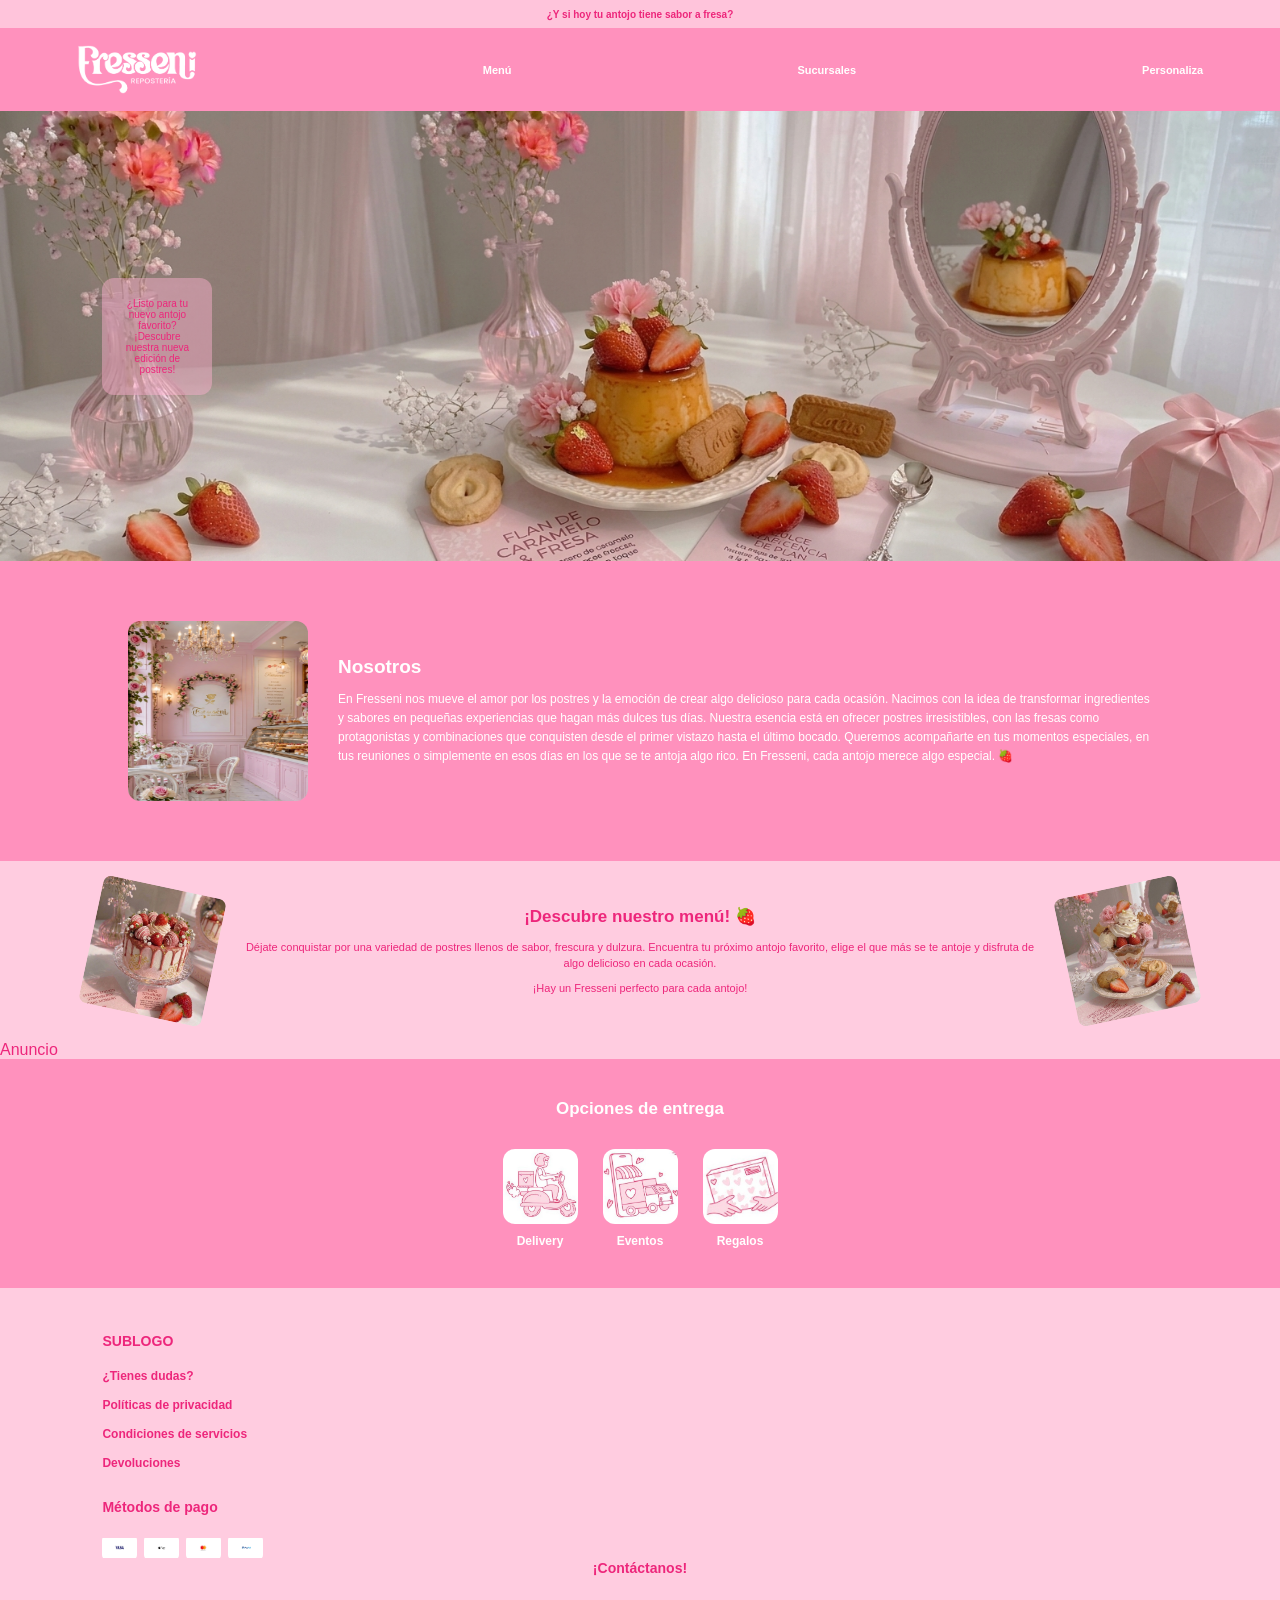
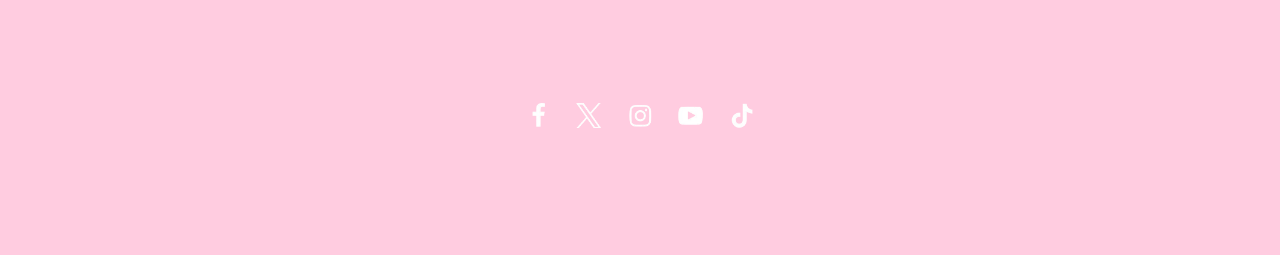
<file: INDEX.html>
<!DOCTYPE html>
<html>
<head>
    <meta charset="UTF-8">
    <title> Fresseni </title>
    <link rel="stylesheet" href="STYLESHEET.css">

</head>

<body>
    <div class="promocion">
        <p>¿Y si hoy tu antojo tiene sabor a fresa?</p>
    </div>

    <header>
        <nav>
            <a href="Inicio.html"><img src="./imagenes/Logo fresseni.png" alt="logo" class="logo"></a>
            <a href="menu.html">Menú</a>
            <a href="Sucursales.html">Sucursales</a>
            <a href="Personaliza.html">Personaliza</a>
        </nav>
    </header>

    <section class="portada" id="inicio">
        <div class="texto-portada">
            ¿Listo para tu nuevo antojo favorito?

            ¡Descubre nuestra nueva edición de postres!
        </div>
    </section>

    <section class="nosotros">
        <img src="imagenes/nosotros.jpg" alt="nosotros" class="imagen">
        <div class="contenido">
            <h2>Nosotros</h2>
            <P>
                En Fresseni nos mueve el amor por los postres y la emoción de crear algo delicioso para cada ocasión. Nacimos con la idea de transformar ingredientes y sabores en pequeñas experiencias que hagan más dulces tus días.
                
                Nuestra esencia está en ofrecer postres irresistibles, con las fresas como protagonistas y combinaciones que conquisten desde el primer vistazo hasta el último bocado.
                Queremos acompañarte en tus momentos especiales, en tus reuniones o simplemente en esos días en los que se te antoja algo rico.
                
                En Fresseni, cada antojo merece algo especial. 🍓
            </P>
        </div>

    </section>

   <section class="menu-section">


    <div class="menu-image left">
        <img src="./imagenes/PASTEL EDICION ESPECIAL.jpg" alt="Pastel edición especial" class="imagen"> 
    </div>

    <div class="menu-text">

        <h2>¡Descubre nuestro menú! 🍓</h2>

        <p>
            Déjate conquistar por una variedad de postres
            llenos de sabor, frescura y dulzura. Encuentra
            tu próximo antojo favorito, elige el que más
            se te antoje y disfruta de algo delicioso
            en cada ocasión.
        </p>

        <p class="final-text">
            ¡Hay un Fresseni perfecto para cada antojo!
        </p>

    </div>

    <div class="menu-image right">
        <img src="./imagenes/HELADO 2.jpg" alt="helado" class="imagen">
    </div>

</section>

    <section class="anuncio">
        Anuncio
    </section>

    <section class="entregas" id="entregas">

        <h2>Opciones de entrega</h2>

       <div class="opciones">

    <div class="opcion">
        <img src="imagenes/delivery.jpg" alt="Delivery" class="imagen-entrega">
        <span>Delivery</span>
    </div>

    <div class="opcion">
        <img src="imagenes/eventos.jpg" alt="Eventos" class="imagen-entrega">
        <span>Eventos</span>
    </div>

    <div class="opcion">
        <img src="imagenes/regalos.jpg" alt="Regalos" class="imagen-entrega">
        <span>Regalos</span>

    </div>

</section>
<footer>

    <div class="footer-content"> 

        <div>
            <h3>SUBLOGO</h3>
            <a href="#">¿Tienes dudas?</a>
            <a href="#">Políticas de privacidad</a>
            <a href="#">Condiciones de servicios</a>
        </div>
        <div>
            <a href="#">Devoluciones</a>
            <br>
            <h3>Métodos de pago</h3>

           <div class="pagos">

    <img src="imagenes/pago 1.png" alt="Método de pago 1" class="pago">

    <img src="imagenes/pago 2.png" alt="Método de pago 2" class="pago">

    <img src="imagenes/pago 3.png" alt="Método de pago 3" class="pago">

    <img src="imagenes/pago 4.png" alt="Método de pago 4" class="pago">

</div>

    </div>

    <div class="redes">
        <h3>¡Contáctanos!</h3>
        <img src="imagenes/redes sociales.png" alt="Redes sociales" class="redes sociales">
        <div class="redes-sociales"> </div>
    </div>

</footer>


</body>
</html>
</file>
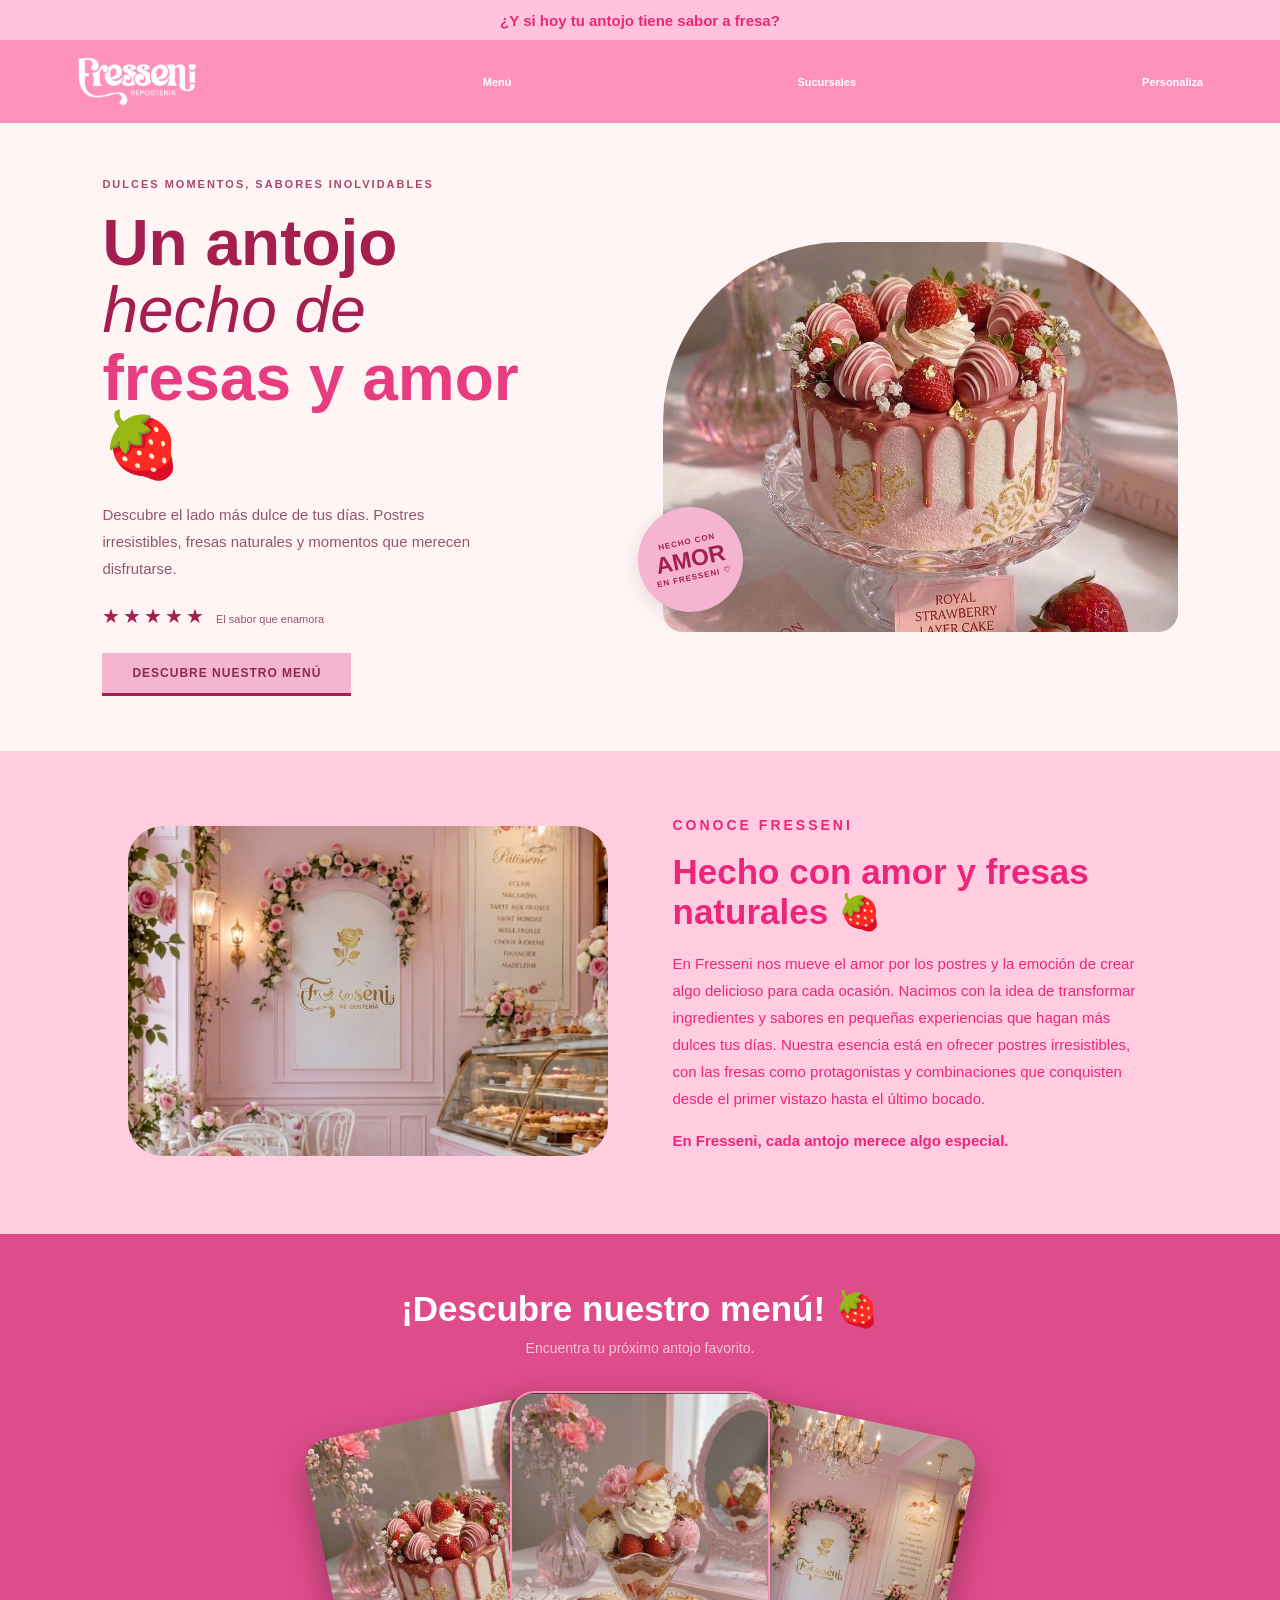
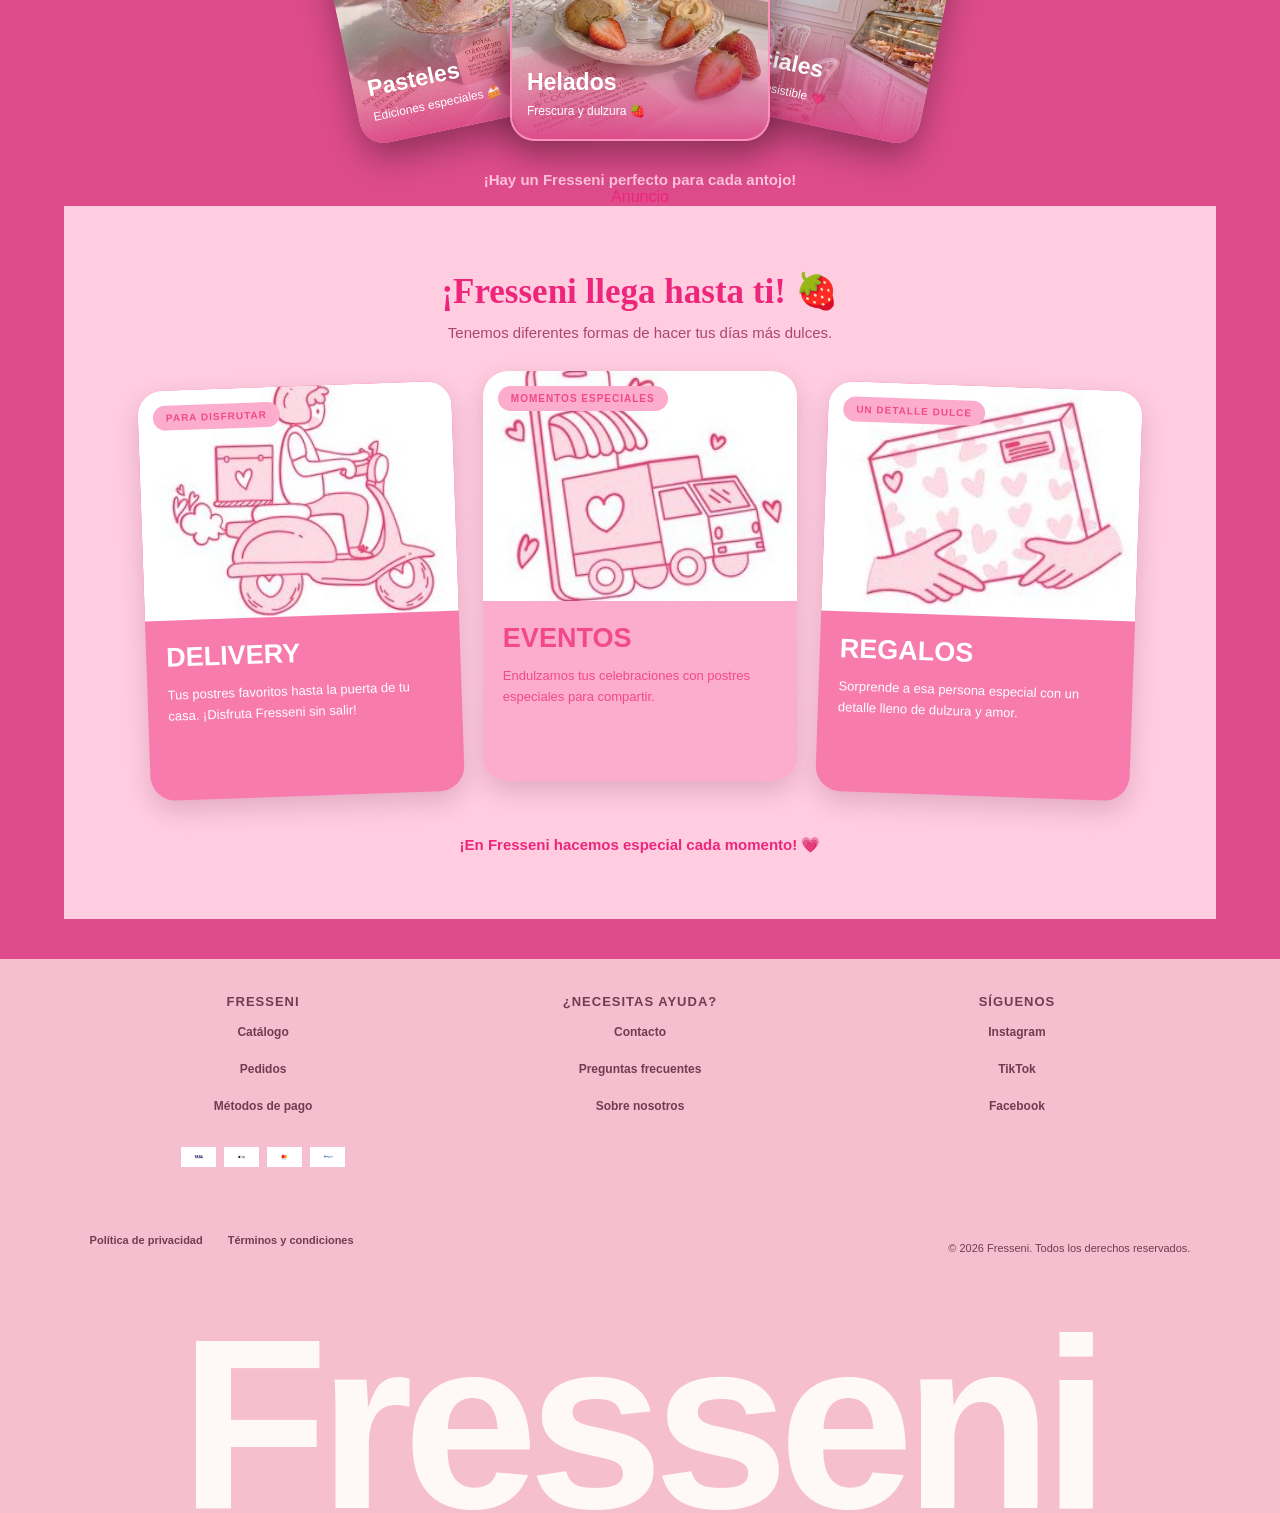
<file: index.html>
<!DOCTYPE html>
<html>
<head>
    <meta charset="UTF-8">
    <title> Fresseni </title>
    <link rel="stylesheet" href="stylesheet.css">

</head>

<body>
    <div class="promocion">
        <p>¿Y si hoy tu antojo tiene sabor a fresa?</p>
    </div>

    <header>
    <nav>
        <a href="index.html" class="logo-link">
            <img src="./imagenes/Logo fresseni.png" alt="Logo Fresseni" class="logo">
        </a>

        <a href="menu.html">Menú</a>
        <a href="sucursales.html">Sucursales</a>
        <a href="personalizado.html">Personaliza</a>
    </nav>
</header>


   <section class="portada" id="inicio">

    <div class="portada-contenido">

        <span class="portada-etiqueta">
            DULCES MOMENTOS, SABORES INOLVIDABLES
        </span>

        <h1>
            Un antojo
            <em>hecho de</em>
            <span>fresas y amor 🍓</span>
        </h1>

        <p>
            Descubre el lado más dulce de tus días.
            Postres irresistibles, fresas naturales
            y momentos que merecen disfrutarse.
        </p>

        <div class="portada-estrellas">
            ★★★★★ <span>El sabor que enamora</span>
        </div>

        <a href="menu.html" class="boton-portada">
            DESCUBRE NUESTRO MENÚ
        </a>

    </div>

    <div class="portada-imagen">

        <img src="imagenes/pastel edicion especial.jpg"
             alt="Postre especial de Fresseni">

        <div class="portada-sello">
            <span>HECHO CON</span>
            <strong>AMOR</strong>
            <span>EN FRESSENI ♡</span>
        </div>

    </div>

</section>

    <section class="nosotros">

    <div class="nosotros-imagen">
        <img src="imagenes/nosotros.jpg" alt="Nuestro negocio">
    </div>

    <div class="nosotros-texto">

        <span class="subtitulo">CONOCE FRESSENI</span>

        <h2>Hecho con amor y fresas naturales 🍓</h2>

        <p>
            En Fresseni nos mueve el amor por los postres
            y la emoción de crear algo delicioso para cada ocasión.

            Nacimos con la idea de transformar ingredientes
            y sabores en pequeñas experiencias que hagan
            más dulces tus días.

            Nuestra esencia está en ofrecer postres irresistibles,
            con las fresas como protagonistas y combinaciones
            que conquisten desde el primer vistazo hasta
            el último bocado.
        </p>

        <p class="frase-nosotros">
            En Fresseni, cada antojo merece algo especial.
        </p>

    </div>

</section>

<section class="menu-section">

    <div class="menu-titulo">
        <h2>¡Descubre nuestro menú! 🍓</h2>
        <p>Encuentra tu próximo antojo favorito.</p>
    </div>

    <div class="menu-carrusel">

        <a href="menu.html" class="postre-card izquierda">
            <img src="imagenes/pastel edicion especial.jpg"
                 alt="Pastel especial">
            <div class="info-postre">
                <h3>Pasteles</h3>
                <span>Ediciones especiales 🍰</span>
            </div>
        </a>

        <a href="menu.html" class="postre-card centro">
            <img src="imagenes/helado 2.jpg"
                 alt="Helado de fresa">
            <div class="info-postre">
                <h3>Helados</h3>
                <span>Frescura y dulzura 🍓</span>
            </div>
        </a>

      
        <a href="menu.html" class="postre-card derecha">
            <img src="imagenes/nosotros.jpg"
                 alt="Postres Fresseni">
            <div class="info-postre">
                <h3>Especiales</h3>
                <span>Un antojo irresistible 💗</span>
            </div>
        </a>

    </div>

    <p class="texto-menu">
        ¡Hay un Fresseni perfecto para cada antojo!
    </p>



    <section class="anuncio">
        Anuncio
    </section>

    
<section class="entregas" id="entregas">

    <div class="entregas-titulo">
        <h2>¡Fresseni llega hasta ti! 🍓</h2>
        <p>Tenemos diferentes formas de hacer tus días más dulces.</p>
    </div>

    <div class="entregas-grid">

    
        <div class="tarjeta-entrega delivery">

            <span class="etiqueta">PARA DISFRUTAR</span>

            <img src="imagenes/delivery.jpg" alt="Servicio de delivery">

            <div class="contenido-entrega">
                <h3>DELIVERY</h3>
                <p>
                    Tus postres favoritos hasta la puerta de tu casa.
                    ¡Disfruta Fresseni sin salir!
                </p>
            </div>

        </div>

    
        <div class="tarjeta-entrega eventos">

            <span class="etiqueta">MOMENTOS ESPECIALES</span>

            <img src="imagenes/eventos.jpg" alt="Postres para eventos">

            <div class="contenido-entrega">
                <h3>EVENTOS</h3>
                <p>
                    Endulzamos tus celebraciones con postres
                    especiales para compartir.
                </p>
            </div>

        </div>

        <div class="tarjeta-entrega regalos">

            <span class="etiqueta">UN DETALLE DULCE</span>

            <img src="imagenes/regalos.jpg" alt="Regalos Fresseni">

            <div class="contenido-entrega">
                <h3>REGALOS</h3>
                <p>
                    Sorprende a esa persona especial con
                    un detalle lleno de dulzura y amor.
                </p>
            </div>

        </div>

    </div>

    <p class="frase-entregas">
        ¡En Fresseni hacemos especial cada momento! 💗
    </p>

</section>

</section>
<footer class="footer-fresseni">

    <div class="footer-superior">

        <div class="footer-columna">
            <h3>FRESSENI</h3>
            <a href="menu.html">Catálogo</a>
            <a href="#">Pedidos</a>
            <a href="#">Métodos de pago</a>
            <div class="footer-pagos">
    <img src="imagenes/pago 1.png" alt="Pago 1">
    <img src="imagenes/pago 2.png" alt="Pago 2">
    <img src="imagenes/pago 3.png" alt="Pago 3">
    <img src="imagenes/pago 4.png" alt="Pago 4">
</div>
        </div>

       
        <div class="footer-columna centro-footer">
            <h3>¿NECESITAS AYUDA?</h3>
            <a href="#">Contacto</a>
            <a href="#">Preguntas frecuentes</a>
            <a href="#">Sobre nosotros</a>
        </div>

        
        <div class="footer-columna redes-footer">
            <h3>SÍGUENOS</h3>
            <a href="#">Instagram</a>
            <a href="#">TikTok</a>
            <a href="#">Facebook</a>
        </div>

    </div>

  
    <div class="footer-inferior">

        <div class="footer-legales">
            <a href="#">Política de privacidad</a>
            <a href="#">Términos y condiciones</a>
        </div>

        <p class="copyright">
            © 2026 Fresseni. Todos los derechos reservados.
        </p>

    </div>

    <div class="footer-logo-grande">
        Fresseni
    </div>

</footer>


</body>
</html>
</file>
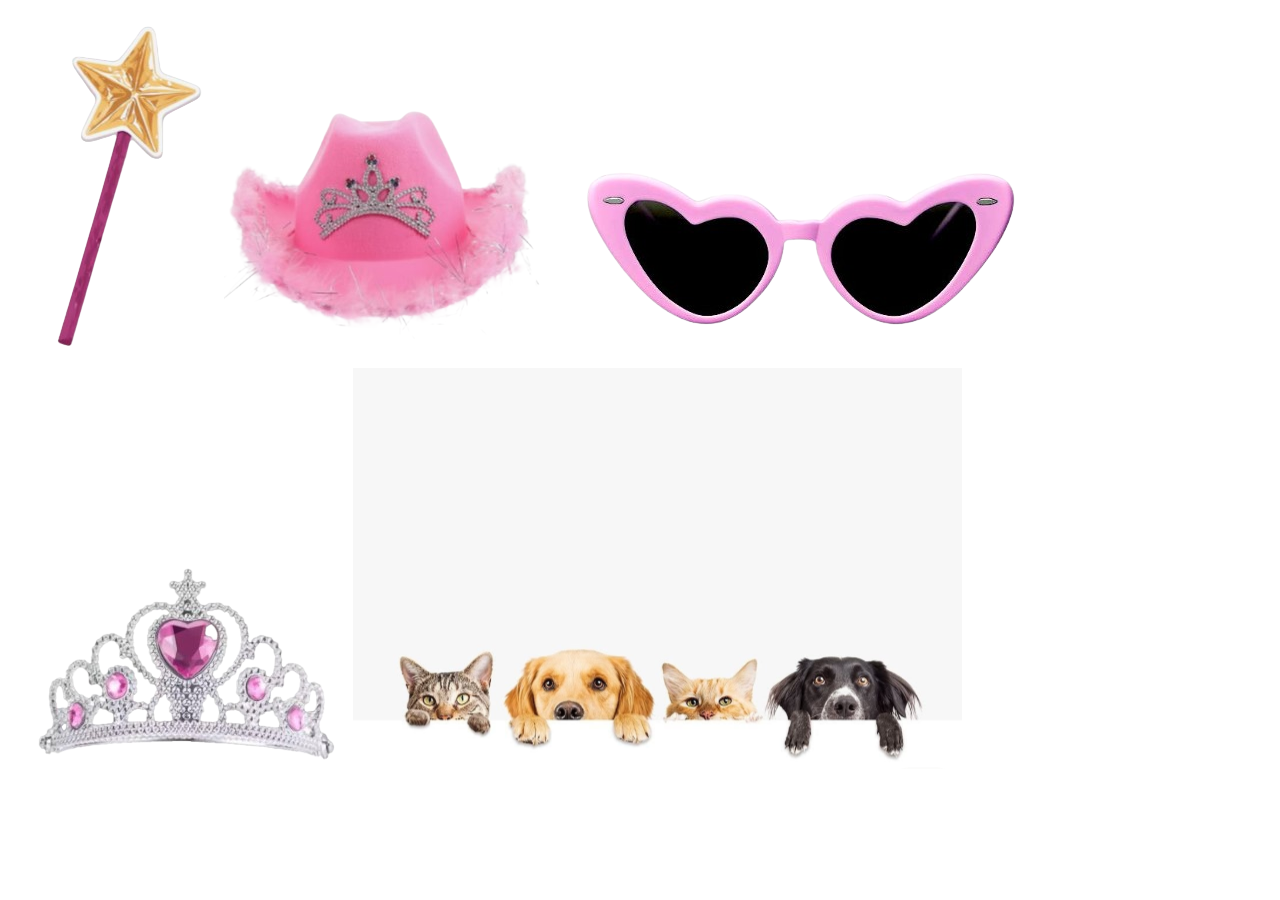
<file: 08 09 26 Ejercicio/index.html>
<!DOCTYPE html>
<html>
<head></head>
<body>
    <section id="contenedor">

   <img src="imagenes/VARITA.png" alt="Imagen 1">
   <img src="imagenes/SOMBRERO.png" alt="Imagen 1">
   <img src="imagenes/LENTES.png" alt="Imagen 1">
   <img src="imagenes/CORONA.png" alt="Imagen 1">
   <img src="imagenes/PERROS2.png" alt="Imagen 1">
</section>

</body>
</html>
</file>
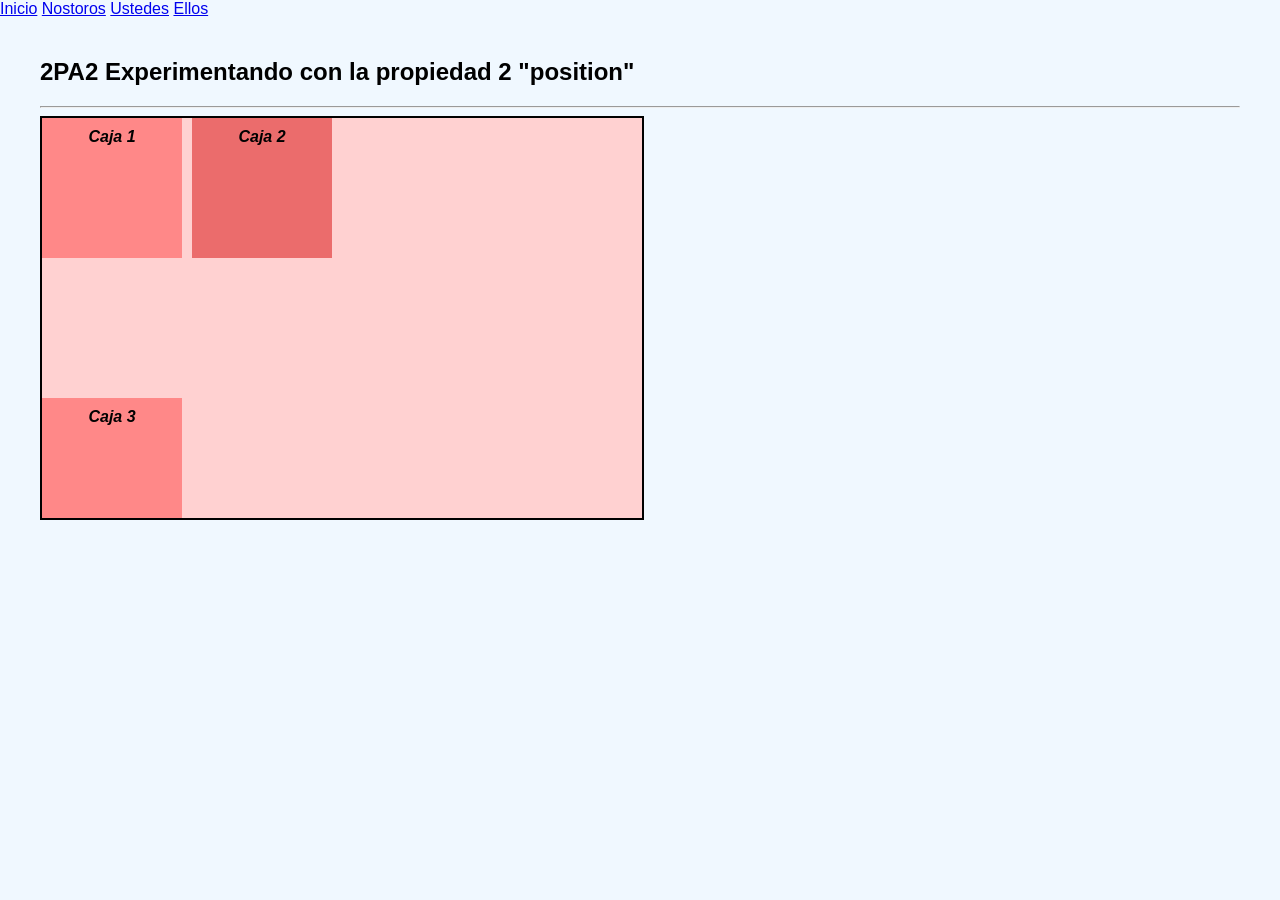
<file: 08 09 26/index.html>
<!DOCTYPE html>
<html>
    <head>
        <title> Ejercicio de posición </title>
        <meta charset="UTF-8">
        <link rel="stylesheet" href="stylesheet.css">
    </head>
    <body>
        <div id="nav">
            <a href="#"> Inicio</a>
            <a href="#"> Nostoros</a>
            <a href="#"> Ustedes</a>
            <a href="#"> Ellos</a>
        </div>
        <section>
        <h1> 2PA2 Experimentando con la propiedad 2 "position"</h1>
        <hr/>
        <div id="contenedor">
           <div class="caja caja1"> Caja 1</div>
           <div class="caja caja2"> Caja 2</div>
           <div class="caja caja3"> Caja 3</div>
        </div>
        </section>
    </body>
</html>
</file>
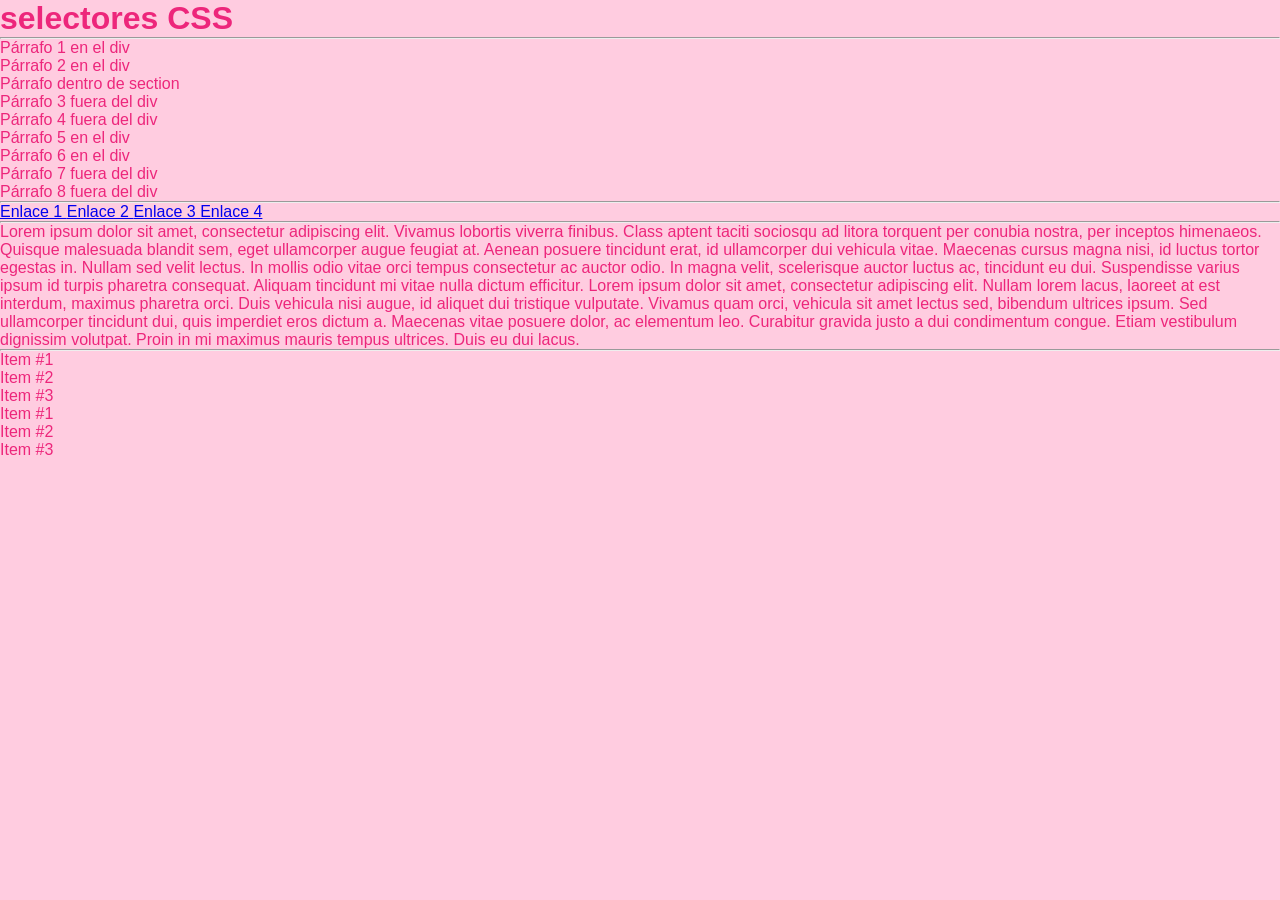
<file: INDEX 4.html>
<DOCTYPE> 
    <html>
        <head>
            <title> Selectores </title>
            <meta charset="UTF-8">
            <link rel="stylesheet" href="STYLESHEET.css">
        </head>
        <body>
            <h1> selectores CSS </h1>
            <hr/>
            <div>
                <p> Párrafo 1 en el div</p>
                <p> Párrafo 2 en el div</p>
                <section>
                <p> Párrafo dentro de section</p>
            </section>
            </div>
            <p> Párrafo 3 fuera del div</p>
            <p> Párrafo 4 fuera del div</p>
            <div>
                <p> Párrafo 5 en el div</p>
                <p> Párrafo 6 en el div</p>
            </div>
            <p> Párrafo 7 fuera del div</p>
            <p> Párrafo 8 fuera del div</p>
            </body>
            <hr/>
            <a class="link" href="#1"> Enlace 1 </a>
            <a class="link" href="#2"> Enlace 2 </a>
            <a class="link" href="#3"> Enlace 3 </a>
            <a class="link" href="#4"> Enlace 4 </a>
            <hr/>
            <p id="lorem">
                Lorem ipsum dolor sit amet, consectetur adipiscing elit. Vivamus lobortis viverra finibus. Class aptent taciti sociosqu ad litora torquent per conubia nostra, per inceptos himenaeos. Quisque malesuada blandit sem, eget ullamcorper augue feugiat at. Aenean posuere tincidunt erat, id ullamcorper dui vehicula vitae. Maecenas cursus magna nisi, id luctus tortor egestas in. Nullam sed velit lectus. In mollis odio vitae orci tempus consectetur ac auctor odio. In magna velit, scelerisque auctor luctus ac, tincidunt eu dui. Suspendisse varius ipsum id turpis pharetra consequat. 
                Aliquam tincidunt mi vitae nulla dictum efficitur. Lorem ipsum dolor sit amet, consectetur adipiscing elit. Nullam lorem lacus, laoreet at est interdum, maximus pharetra orci. Duis vehicula nisi augue, id aliquet dui tristique vulputate. Vivamus quam orci, vehicula sit amet lectus sed, bibendum ultrices ipsum. Sed ullamcorper tincidunt dui, quis imperdiet eros dictum a. Maecenas vitae posuere dolor, ac elementum leo. Curabitur gravida justo a dui condimentum congue. Etiam vestibulum dignissim volutpat. Proin in mi maximus mauris tempus ultrices. Duis eu dui lacus.
            </p>
            <hr/>
            <ul> 
                <li> Item #1</li>
                <li> Item #2</li>
                <li> Item #3</li>
            </ul>
            <ol>
                <li> Item #1</li>
                <li> Item #2</li>
                <li> Item #3</li>
            </ol>
            
        </body>

    </html>
</file>
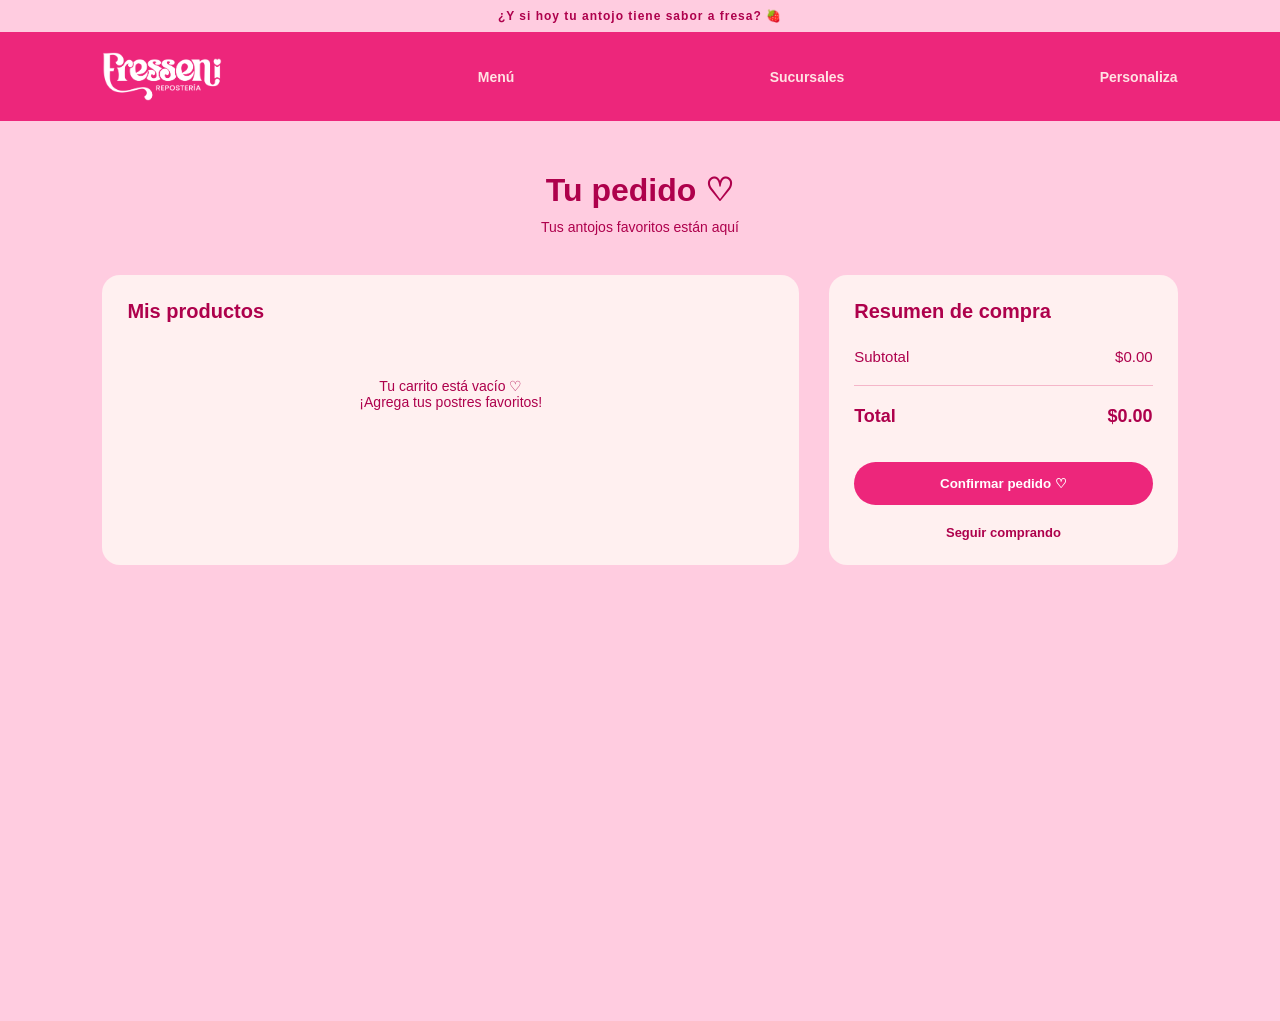
<file: personalizado.html>
<!DOCTYPE html>
<html lang="es">

<head>
    <meta charset="UTF-8">
    <meta name="viewport" content="width=device-width, initial-scale=1.0">

    <title>Fresseni | Personalizado</title>

    <link rel="stylesheet" href="stylesheetpersonalizado.css">
</head>

<body>

    <div class="promocion">
        ¿Y si hoy tu antojo tiene sabor a fresa? 🍓
    </div>

    <header>
    <nav>
        <a href="index.html" class="logo-link">
            <img src="./imagenes/Logo fresseni.png" alt="Logo Fresseni" class="logo">
        </a>

        <a href="menu.html">Menú</a>
        <a href="sucursales.html">Sucursales</a>
        <a href="personalizado.html">Personaliza</a>
    </nav>
</header>

    <main class="contenedor-pedido">

        <h1>Tu pedido ♡</h1>

        <p class="subtitulo">
            Tus antojos favoritos están aquí
        </p>

        <div class="contenido-pedido">

            <section class="lista-productos">

                <h2>Mis productos</h2>

                <div id="productos-carrito">

                </div>

            </section>

            <section class="resumen-pedido">

                <h2>Resumen de compra</h2>

                <div class="detalle-total">
                    <span>Subtotal</span>
                    <span id="subtotal">$0.00</span>
                </div>

                <div class="linea"></div>

                <div class="detalle-total total">
                    <span>Total</span>
                    <span id="total">$0.00</span>
                </div>

                <button id="confirmar-pedido">
                    Confirmar pedido ♡
                </button>

                <a href="menu.html" class="seguir-comprando">
                    Seguir comprando
                </a>

            </section>

        </div>

    </main>

    <script src="carrito.js"></script>

</body>

</html>
</file>
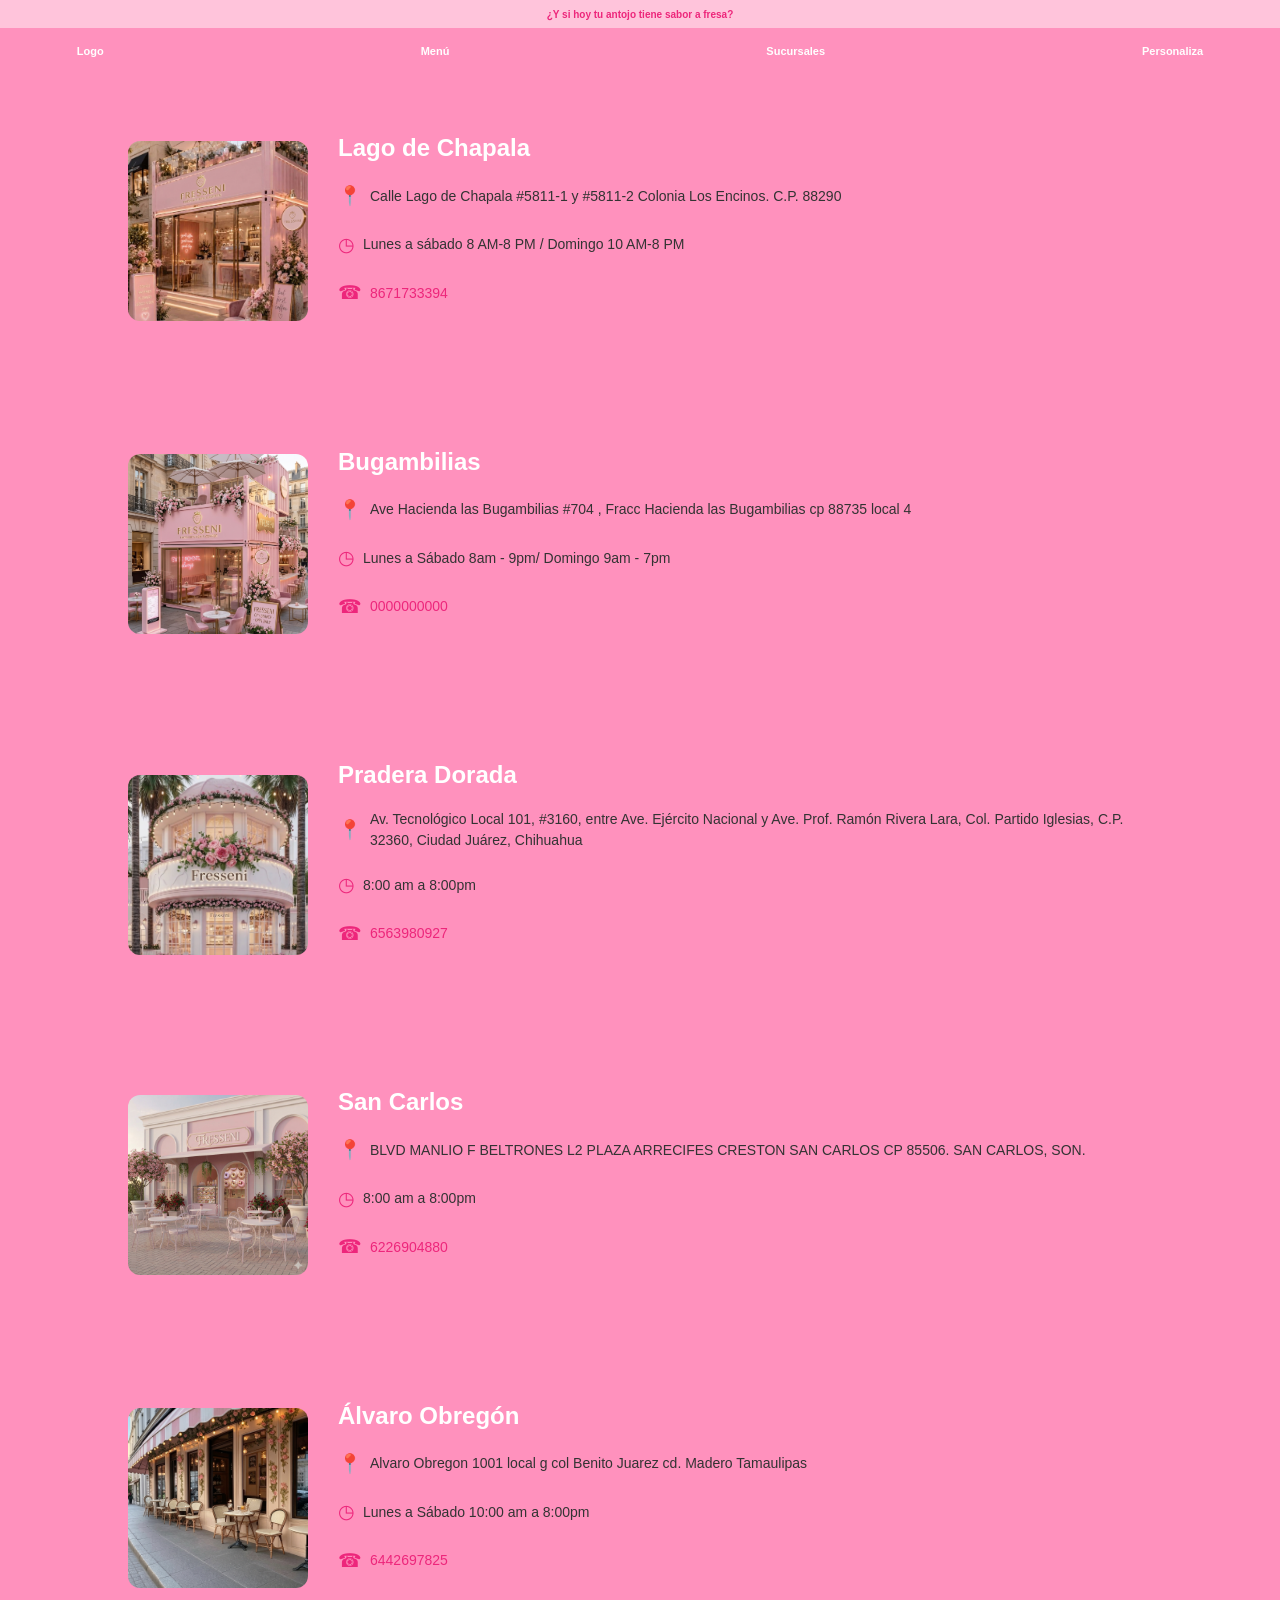
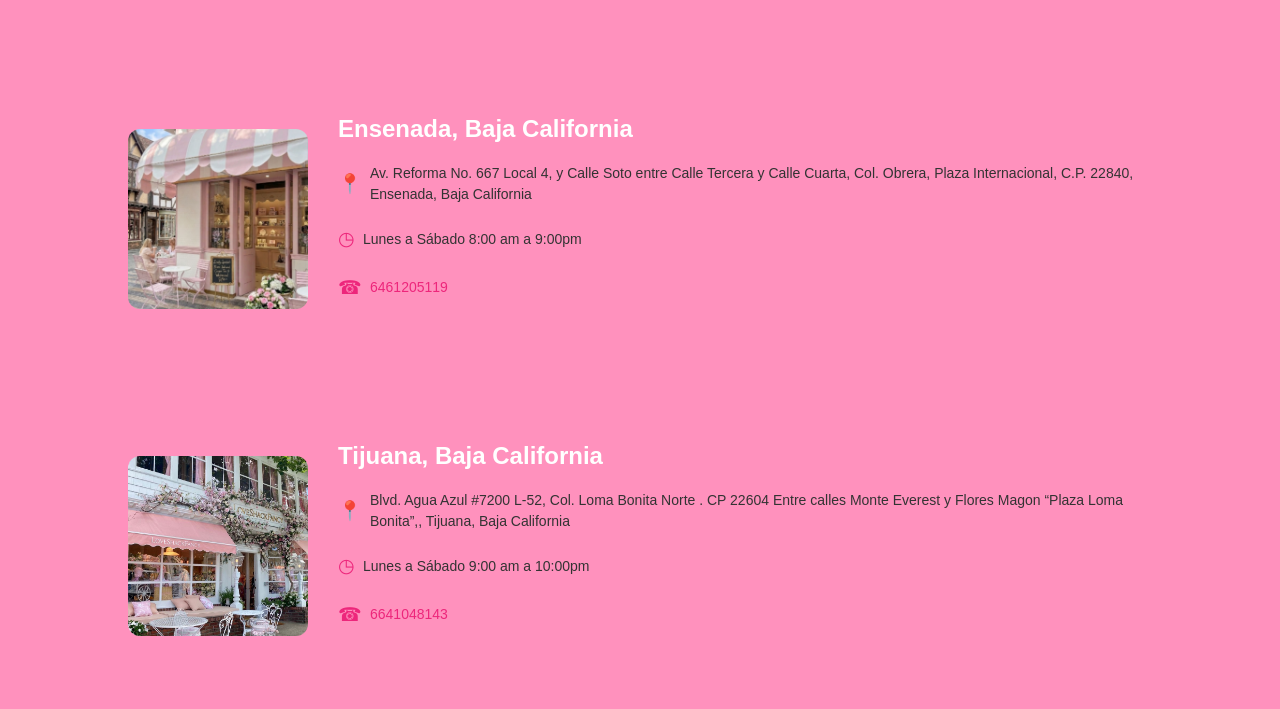
<file: SUCURSALES.html>
<!DOCTYPE html>
<html>
<head>
    <meta charset="UTF-8">
    <title> Fresseni </title>
    <link rel="stylesheet" href="STYLESHEETSUCURSALES.css">

</head>

<body>
    <div class="promocion">
        <p>¿Y si hoy tu antojo tiene sabor a fresa?</p>
    </div>

    <header>
        <nav>
            <a href="Inicio.html">Logo</a>
            <a href="menu.html">Menú</a>
            <a href="Sucursales.html">Sucursales</a>
            <a href="Personaliza">Personaliza</a>
        </nav>
    </header>
</body>

<section class="sucursales">

    <img src="imagenes/sucursal cdmx.jpg" alt="Sucursal CDMX" class="imagen">

    <div class="contenido">

        <h2>Lago de Chapala</h2>

        <div class="informacion-contacto">

            <p>
                <span class="icono">📍</span>
                Calle Lago de Chapala #5811-1 y #5811-2
                Colonia Los Encinos. C.P. 88290
            </p>

            <p>
                <span class="icono">◷</span>
                Lunes a sábado 8 AM-8 PM / Domingo 10 AM-8 PM
            </p>

            <p>
                <span class="icono">☎</span>
                <a href="tel:8671733394">8671733394</a>
            </p>

        </div>

    </div>

</section>

<section class="sucursales">

    <img src="imagenes/Bugambilias.jpg" alt="Sucursal Bugambilias" class="imagen">

    <div class="contenido">

        <h2>Bugambilias</h2>

        <div class="informacion-contacto">

            <p>
                <span class="icono">📍</span>
                Ave Hacienda las Bugambilias #704 , Fracc Hacienda las Bugambilias cp 88735 local 4
            </p>

            <p>
                <span class="icono">◷</span>
                Lunes a Sábado 8am - 9pm/ Domingo 9am - 7pm
            </p>

            <p>
                <span class="icono">☎</span>
                <a href="tel:0000000000">0000000000</a>
            </p>

        </div>

    </div>

</section>
<section class="sucursales">

    <img src="imagenes/Pradera Dorada.jpg" alt="Sucursal Pradera Dorada" class="imagen">

    <div class="contenido">

        <h2>Pradera Dorada</h2>

        <div class="informacion-contacto">

            <p>
                <span class="icono">📍</span>
                Av. Tecnológico Local 101, #3160, entre Ave. Ejército Nacional y Ave. Prof. Ramón Rivera Lara, Col. Partido Iglesias, C.P. 32360, Ciudad Juárez, Chihuahua
            </p>

            <p>
                <span class="icono">◷</span>
                 8:00 am a 8:00pm
            </p>

            <p>
                <span class="icono">☎</span>
                <a href="tel:6563980927">6563980927</a>
            </p>

        </div>

    </div>

</section>
</section>
<section class="sucursales">

    <img src="imagenes/san carlos.jpg" alt="Sucursal San Carlos" class="imagen">

    <div class="contenido">

        <h2>San Carlos</h2>

        <div class="informacion-contacto">

            <p>
                <span class="icono">📍</span>
                BLVD MANLIO F BELTRONES L2 PLAZA ARRECIFES CRESTON SAN CARLOS CP 85506. SAN CARLOS, SON.
            </p>

            <p>
                <span class="icono">◷</span>
                 8:00 am a 8:00pm
            </p>

            <p>
                <span class="icono">☎</span>
                <a href="tel:6226904880">6226904880</a>
            </p>

        </div>

    </div>

</section>

<section class="sucursales">

    <img src="imagenes/obregon.jpg" alt="Sucursal Álvaro Obregón" class="imagen">

    <div class="contenido">

        <h2>Álvaro Obregón</h2>

        <div class="informacion-contacto">

            <p>
                <span class="icono">📍</span>
                 Alvaro Obregon 1001 local g col Benito Juarez cd. Madero Tamaulipas
            </p>

            <p>
                <span class="icono">◷</span>
                 Lunes a Sábado 10:00 am a 8:00pm
            </p>

            <p>
                <span class="icono">☎</span>
                <a href="tel:6442697825">6442697825</a>
            </p>

        </div>

    </div>

</section>

<section class="sucursales">

    <img src="imagenes/ensenada.jpg" alt="Sucursal Ensenada" class="imagen">

    <div class="contenido">

        <h2>Ensenada, Baja California</h2>

        <div class="informacion-contacto">

            <p>
                <span class="icono">📍</span>
                 Av. Reforma No. 667 Local 4, y Calle Soto entre Calle Tercera y Calle Cuarta, Col. Obrera, Plaza Internacional, C.P. 22840, Ensenada, Baja California
            </p>

            <p>
                <span class="icono">◷</span>
                 Lunes a Sábado 8:00 am a 9:00pm
            </p>

            <p>
                <span class="icono">☎</span>
                <a href="tel:6461205119">6461205119</a>
            </p>

        </div>

    </div>

</section>

<section class="sucursales">

    <img src="imagenes/tijuana.jpg" alt="Sucursal Tijuana" class="imagen">

    <div class="contenido">

        <h2>Tijuana, Baja California</h2>

        <div class="informacion-contacto">

            <p>
                <span class="icono">📍</span>
                 Blvd. Agua Azul #7200 L-52, Col. Loma Bonita Norte . CP 22604 Entre calles Monte Everest y Flores Magon “Plaza Loma Bonita”,, Tijuana, Baja California
            </p>

            <p>
                <span class="icono">◷</span>
                 Lunes a Sábado 9:00 am a 10:00pm
            </p>

            <p>
                <span class="icono">☎</span>
                <a href="tel:6641048143">6641048143</a>
            </p>

        </div>

    </div>

</section>


</html>
</file>
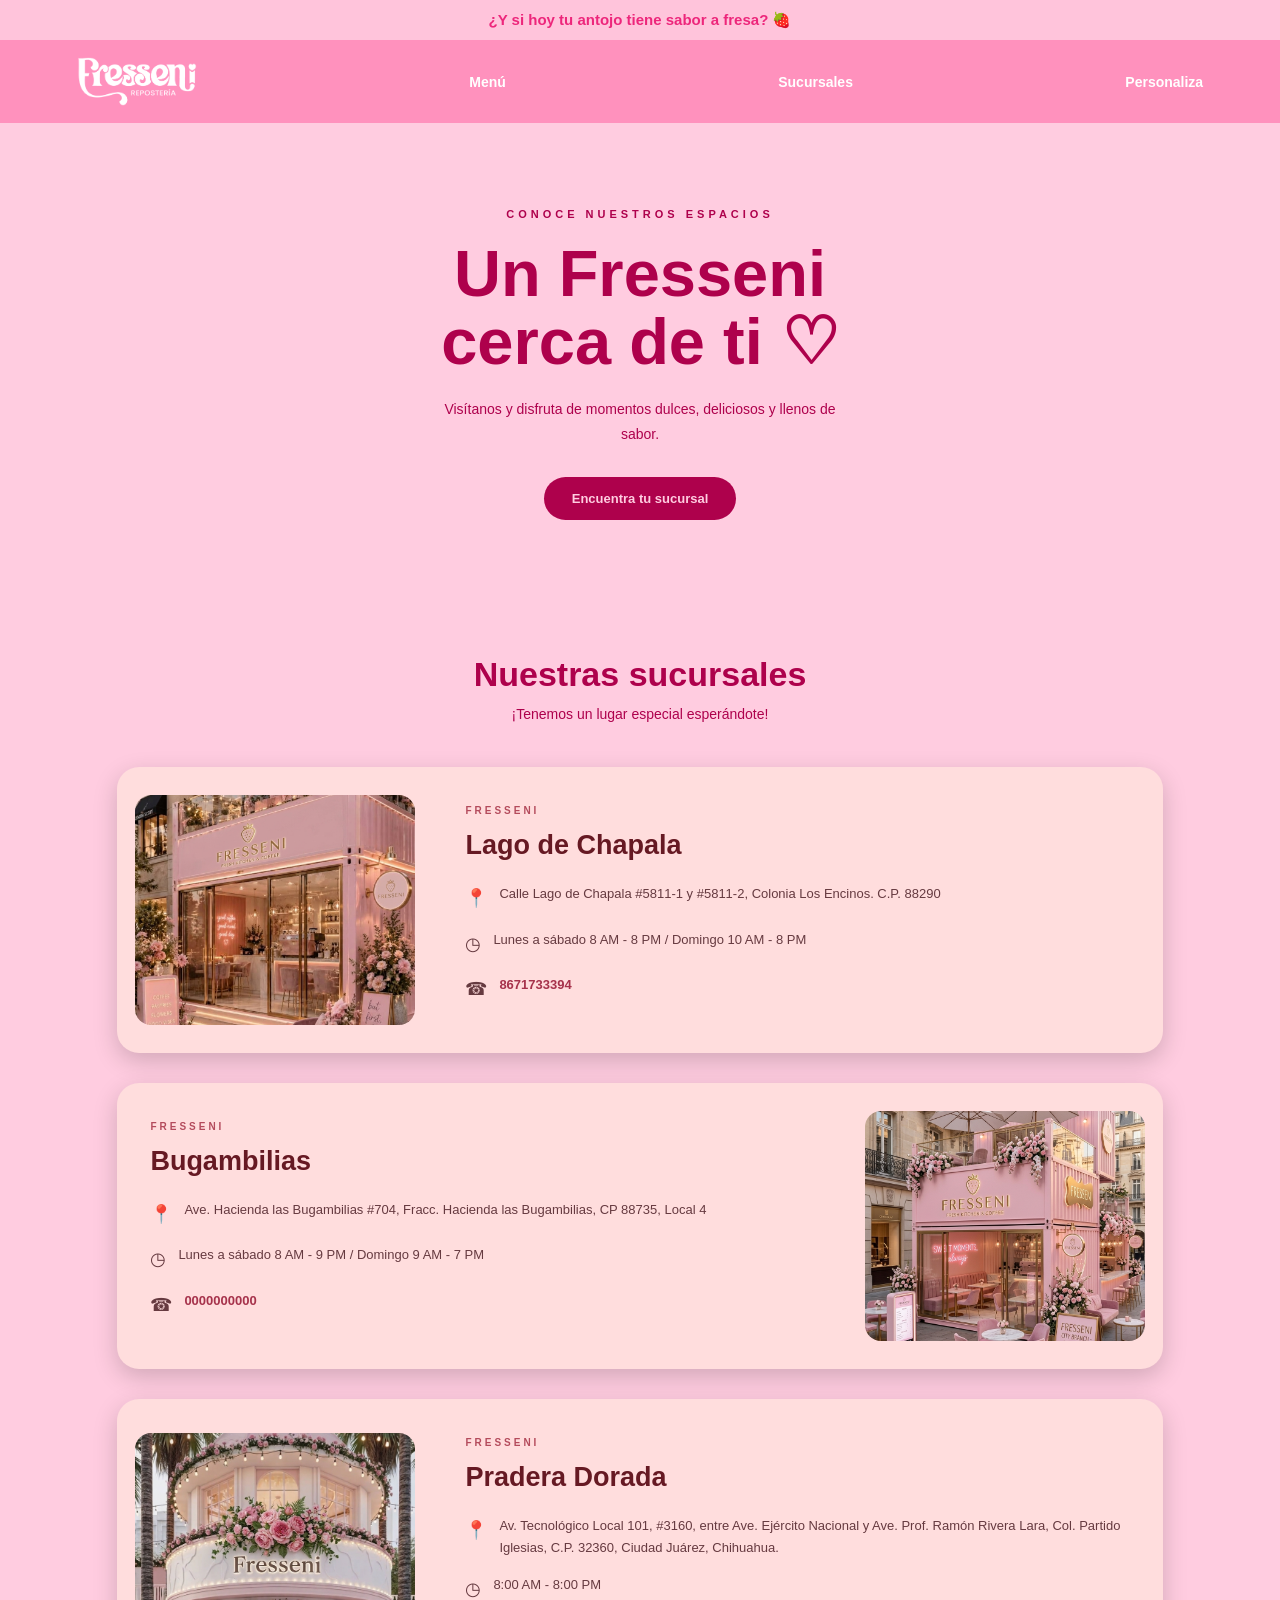
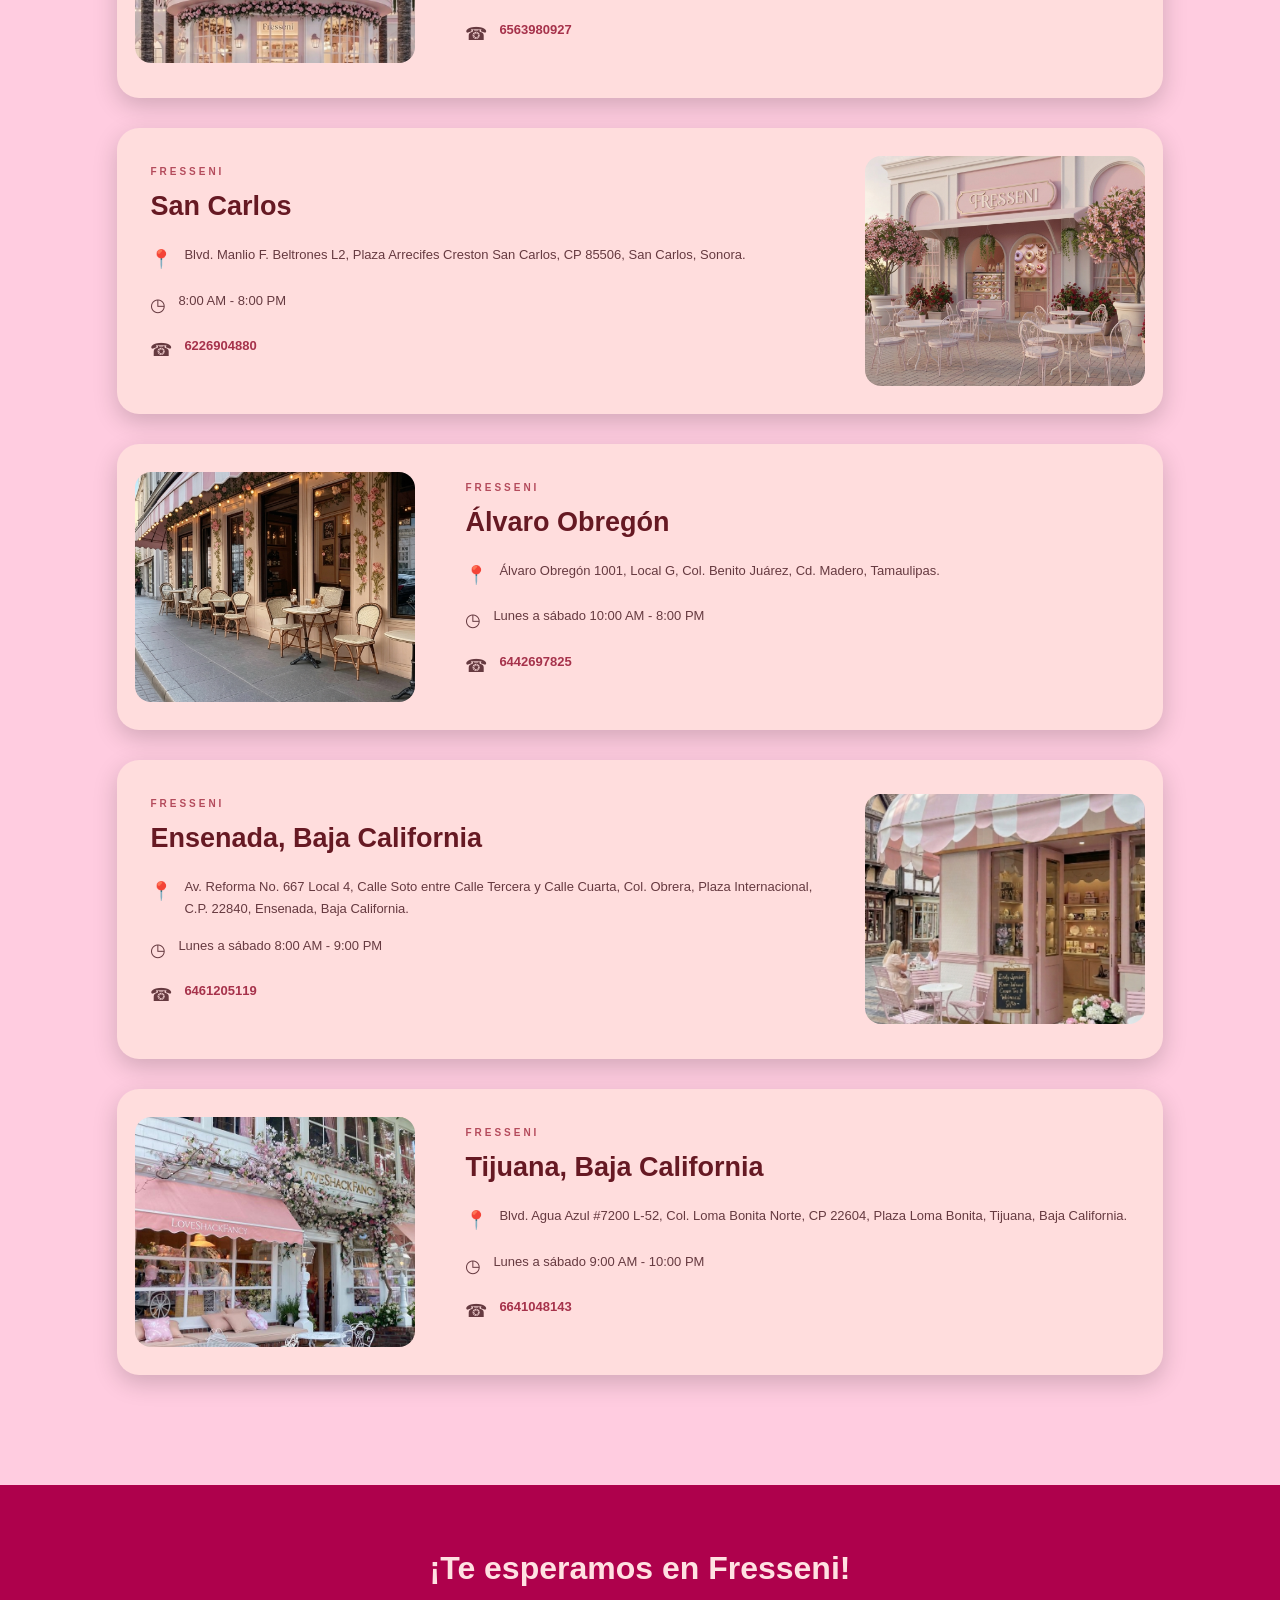
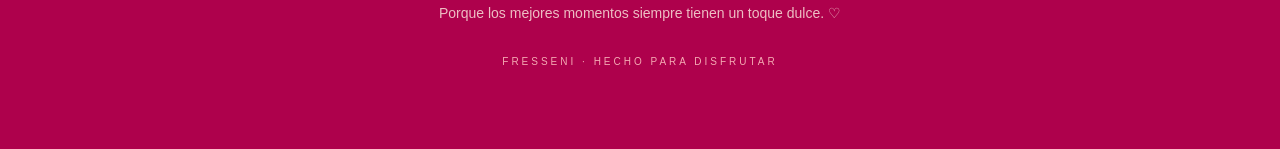
<file: sucursales.html>
<!DOCTYPE html>
<html lang="es">

<head>
    <meta charset="UTF-8">
    <meta name="viewport" content="width=device-width, initial-scale=1.0">
    <title>Fresseni | Sucursales</title>
    <link rel="stylesheet" href="stylesheetsucursales.css">
</head>

<body>

    <div class="promocion">
        ¿Y si hoy tu antojo tiene sabor a fresa? 🍓
    </div>

   <header>
    <nav>
        <a href="index.html" class="logo-link">
            <img src="./imagenes/Logo fresseni.png" alt="Logo Fresseni" class="logo">
        </a>

        <a href="menu.html">Menú</a>
        <a href="Sucursales.html">Sucursales</a>
        <a href="personalizado.html">Personaliza</a>
    </nav>
</header>

    <main>

        <section class="portada">
            <p class="subtitulo">CONOCE NUESTROS ESPACIOS</p>

            <h1>Un Fresseni<br>cerca de ti ♡</h1>

            <p class="descripcion-portada">
                Visítanos y disfruta de momentos dulces,
                deliciosos y llenos de sabor.
            </p>

            <a href="#lista-sucursales" class="boton">
                Encuentra tu sucursal
            </a>
        </section>


        <section class="lista-sucursales" id="lista-sucursales">

            <h2>Nuestras sucursales</h2>

            <p class="introduccion">
                ¡Tenemos un lugar especial esperándote!
            </p>

            <article class="sucursal">

                <img src="imagenes/sucursal cdmx.jpg"
                     alt="Sucursal Lago de Chapala">

                <div class="contenido">

                    <span class="etiqueta">FRESSENI</span>

                    <h3>Lago de Chapala</h3>

                    <p>
                        <span class="icono">📍</span>
                        Calle Lago de Chapala #5811-1 y #5811-2,
                        Colonia Los Encinos. C.P. 88290
                    </p>

                    <p>
                        <span class="icono">◷</span>
                        Lunes a sábado 8 AM - 8 PM /
                        Domingo 10 AM - 8 PM
                    </p>

                    <p>
                        <span class="icono">☎</span>
                        <a href="tel:8671733394">8671733394</a>
                    </p>

                </div>

            </article>

            <article class="sucursal">

                <img src="imagenes/Bugambilias.jpg"
                     alt="Sucursal Bugambilias">

                <div class="contenido">

                    <span class="etiqueta">FRESSENI</span>

                    <h3>Bugambilias</h3>

                    <p>
                        <span class="icono">📍</span>
                        Ave. Hacienda las Bugambilias #704,
                        Fracc. Hacienda las Bugambilias,
                        CP 88735, Local 4
                    </p>

                    <p>
                        <span class="icono">◷</span>
                        Lunes a sábado 8 AM - 9 PM /
                        Domingo 9 AM - 7 PM
                    </p>

                    <p>
                        <span class="icono">☎</span>
                        <a href="tel:0000000000">0000000000</a>
                    </p>

                </div>

            </article>

            <article class="sucursal">

                <img src="imagenes/Pradera Dorada.jpg"
                     alt="Sucursal Pradera Dorada">

                <div class="contenido">

                    <span class="etiqueta">FRESSENI</span>

                    <h3>Pradera Dorada</h3>

                    <p>
                        <span class="icono">📍</span>
                        Av. Tecnológico Local 101, #3160,
                        entre Ave. Ejército Nacional y Ave.
                        Prof. Ramón Rivera Lara, Col. Partido
                        Iglesias, C.P. 32360, Ciudad Juárez,
                        Chihuahua.
                    </p>

                    <p>
                        <span class="icono">◷</span>
                        8:00 AM - 8:00 PM
                    </p>

                    <p>
                        <span class="icono">☎</span>
                        <a href="tel:6563980927">6563980927</a>
                    </p>

                </div>

            </article>

            <article class="sucursal">

                <img src="imagenes/san carlos.jpg"
                     alt="Sucursal San Carlos">

                <div class="contenido">

                    <span class="etiqueta">FRESSENI</span>

                    <h3>San Carlos</h3>

                    <p>
                        <span class="icono">📍</span>
                        Blvd. Manlio F. Beltrones L2,
                        Plaza Arrecifes Creston San Carlos,
                        CP 85506, San Carlos, Sonora.
                    </p>

                    <p>
                        <span class="icono">◷</span>
                        8:00 AM - 8:00 PM
                    </p>

                    <p>
                        <span class="icono">☎</span>
                        <a href="tel:6226904880">6226904880</a>
                    </p>

                </div>

            </article>

            <article class="sucursal">

                <img src="imagenes/obregon.jpg"
                     alt="Sucursal Álvaro Obregón">

                <div class="contenido">

                    <span class="etiqueta">FRESSENI</span>

                    <h3>Álvaro Obregón</h3>

                    <p>
                        <span class="icono">📍</span>
                        Álvaro Obregón 1001, Local G,
                        Col. Benito Juárez, Cd. Madero,
                        Tamaulipas.
                    </p>

                    <p>
                        <span class="icono">◷</span>
                        Lunes a sábado 10:00 AM - 8:00 PM
                    </p>

                    <p>
                        <span class="icono">☎</span>
                        <a href="tel:6442697825">6442697825</a>
                    </p>

                </div>

            </article>

            <article class="sucursal">

                <img src="imagenes/ensenada.jpg"
                     alt="Sucursal Ensenada">

                <div class="contenido">

                    <span class="etiqueta">FRESSENI</span>

                    <h3>Ensenada, Baja California</h3>

                    <p>
                        <span class="icono">📍</span>
                        Av. Reforma No. 667 Local 4,
                        Calle Soto entre Calle Tercera y
                        Calle Cuarta, Col. Obrera,
                        Plaza Internacional, C.P. 22840,
                        Ensenada, Baja California.
                    </p>

                    <p>
                        <span class="icono">◷</span>
                        Lunes a sábado 8:00 AM - 9:00 PM
                    </p>

                    <p>
                        <span class="icono">☎</span>
                        <a href="tel:6461205119">6461205119</a>
                    </p>

                </div>

            </article>

            <article class="sucursal">

                <img src="imagenes/tijuana.jpg"
                     alt="Sucursal Tijuana">

                <div class="contenido">

                    <span class="etiqueta">FRESSENI</span>

                    <h3>Tijuana, Baja California</h3>

                    <p>
                        <span class="icono">📍</span>
                        Blvd. Agua Azul #7200 L-52,
                        Col. Loma Bonita Norte, CP 22604,
                        Plaza Loma Bonita, Tijuana,
                        Baja California.
                    </p>

                    <p>
                        <span class="icono">◷</span>
                        Lunes a sábado 9:00 AM - 10:00 PM
                    </p>

                    <p>
                        <span class="icono">☎</span>
                        <a href="tel:6641048143">6641048143</a>
                    </p>

                </div>

            </article>

        </section>


        <section class="despedida">

            <h2>¡Te esperamos en Fresseni!</h2>

            <p>
                Porque los mejores momentos
                siempre tienen un toque dulce. ♡
            </p>

            <span>FRESSENI · HECHO PARA DISFRUTAR</span>

        </section>

    </main>

</body>
</html>
</file>
<file: STYLESHEET.css>
* {
    margin: 0;
    padding: 0;
    box-sizing: border-box;
}

html {
    scroll-behavior: smooth;
}

body {
    font-family: Arial, sans-serif;
    background-color: #ffcce0;
    color: #ed267b;
}

.promocion {
    height: 28px;
    background-color: #ffc4db;
    display: flex;
    justify-content: center;
    align-items: center;
    font-size: 10px;
    font-weight: bold;
}

header {
    background-color: #ff91bd;
    padding: 17px 6%;
    position: sticky;
    top: 0;
    z-index: 10;
}

nav {
    display: flex;
    justify-content: space-between;
    align-items: center;
}

nav a {
    color: white;
    text-decoration: none;
    font-size: 11px;
    font-weight: bold;
}

nav a:hover {
    color: #ed267b;
    font-size:2em
}


.portada {
    width: 100%;
    height: 450px;
    padding: 50px 8%;
    display: flex;
    align-items: center;

    background-image: url("imagenes/banner\ promocion.jpg");
    background-size: cover;
    background-position: center;
    background-repeat: no-repeat;
}

.texto-portada {
    background-color: rgba(255, 177, 208, 0.45);
    width: 110px;
    min-height: 110px;
    padding: 20px;
    border-radius: 12px;
    font-size: 10px;
    text-align: center;
    display: flex;
    align-items: center;
    justify-content: center;
}


.nosotros {
    background-color: #ff91bd;
    padding: 60px 10%;
    display: flex;
    align-items: center;
    gap: 30px;
    color: white;
}

.imagen {
    background-image: url("imagenes/nosotros.jpg");
    width: 180px;
    height: 180px;
    background-color: #fff0f6;
    border-radius: 12px;
    flex-shrink: 0;
}

.contenido h2 {
    font-size: 19px;
    margin-bottom: 12px;
}

.contenido p {
    font-size: 12px;
    line-height: 1.6;
}

.menu-section {
    width: 100%;
    min-height: 175px;
    background-color: #ffcce0;

    display: flex;
    justify-content: space-between;
    align-items: center;

    padding: 25px 7%;
    gap: 25px;
}


.menu-image {
    width: 125px;
    flex-shrink: 0;
}

.menu-image img {
    width: 100%;
    height: 130px;

    object-fit: cover;
    border-radius: 8px;
    display: block;
}

.menu-image.left img {
    transform: rotate(12deg);
}

.menu-image.right img {
    transform: rotate(-12deg);
}


.menu-text {
    flex: 1;
    text-align: center;
}

.menu-text h2 {
    color: #ed267b;
    font-size: 17px;
    margin-bottom: 12px;
}

.menu-text p {
    color: #ed267b;
    font-size: 11px;
    line-height: 1.5;
}

.menu-text .final-text {
    margin-top: 8px;
}


.entregas {
    background-color: #ff91bd;
    padding: 40px 8%;
    text-align: center;
    color: white;
}

.entregas h2 {
    font-size: 17px;
    margin-bottom: 30px;
}

.opciones {
    display: flex;
    justify-content: center;
    gap: 25px;
}

.opcion {
    display: flex;
    flex-direction: column;
    align-items: center;
    gap: 10px;
    font-size: 12px;
    font-weight: bold;
}

.imagen-entrega {
    width: 75px;
    height: 75px;
    object-fit: cover;
    border-radius: 12px;
    flex-shrink: 0;
}

footer {
    background-color: #ffcce0;
    padding: 45px 8%;
    font-size: 12px;
}

.footer-contenido {
    display: grid;
    grid-template-columns: repeat(2, 1fr);
    gap: 30px;
}

footer h3 {
    margin-bottom: 20px;
}

footer a {
    display: block;
    color: #ed267b;
    text-decoration: none;
    margin-bottom: 15px;
    font-weight: bold;
}

.pagos {
    display: flex;
    gap: 7px;
    align-items: center;
}

.pago {
    width: 35px;
    height: 25px;
    object-fit: contain;
    border-radius: 5px;
}

.redes {
    width: 100%;
    text-align: center;
    margin-top: 40px;
}

.redes h3 {
    text-align: center;
    margin-bottom: 15px;
}

.redes {
    width: 250px;
    height: 250px;
    object-fit: contain;
    border-radius: 50%;
    display: block;
    margin: 0 auto;
}


@media (max-width: 600px) {

    nav {
        gap: 10px;
        flex-wrap: wrap;
        justify-content: center;
    }

    nav a {
        font-size: 9px;
    }

    .portada {
        min-height: 300px;
    }

    .nosotros {
        flex-direction: column;
        text-align: center;
    }

    
    .galeria {
        flex-wrap: wrap;
        justify-content: center;
    }

    .opciones {
        gap: 15px;
    }

    .cuadro {
        width: 65px;
        height: 65px;
    }

    .footer-contenido {
        grid-template-columns: 1fr;
        text-align: center;
    }

    .pagos {
        justify-content: center;
    }
}
.logo {
        width: 120px;
}
.logo {
    width: 120px;
    height: auto;
    display: block;
    cursor: pointer;
}
</file>
<file: stylesheet.css>
* {
    margin: 0;
    padding: 0;
    box-sizing: border-box;
}

html {
    scroll-behavior: smooth;
}

body {
font-family: 'Poppins', sans-serif;
    background-color: #ffcce0;
    color: #ed267b;
}

.promocion {
    height: 40px;
    background-color: #ffc4db;
    display: flex;
    justify-content: center;
    align-items: center;
    font-size: 15px;
    font-weight: bold;
}

header {
    background-color: #ff91bd;
    padding: 17px 6%;
    position: sticky;
    top: 0;
    z-index: 10;
}

nav {
    display: flex;
    justify-content: space-between;
    align-items: center;
}

nav a {
    color: white;
    text-decoration: none;
    font-size: 11px;
    font-weight: bold;
}

nav a:hover {
    color: #ed267b;
    font-size:2em
}

.portada {
    width: 100%;
    min-height: 490px;
    padding: 55px 8%;

    display: grid;
    grid-template-columns: 1fr 1fr;
    align-items: center;
    gap: 45px;

    background: #fff5f5;
    overflow: hidden;
}

.portada-contenido {
    max-width: 500px;
    animation: aparecer 1s ease forwards;
}

.portada-etiqueta {
    display: block;
    color: #a9476c;
    font-size: 11px;
    font-weight: bold;
    letter-spacing: 2px;
    margin-bottom: 20px;
}

.portada-contenido h1 {
    font-family: 'Poppins', sans-serif;
    font-size: clamp(38px, 5vw, 65px);
    line-height: 1.05;
    color: #a51e50;
    margin-bottom: 22px;
}

.portada-contenido h1 em {
    display: block;
    font-weight: normal;
    font-style: italic;
}

.portada-contenido h1 span {
    display: block;
    color: #e83c80;
}

.portada-contenido p {
    color: #92566e;
    font-size: 15px;
    line-height: 1.8;
    max-width: 390px;
    margin-bottom: 22px;
}


.portada-estrellas {
    color: #a51e50;
    font-size: 20px;
    letter-spacing: 3px;
    margin-bottom: 25px;
}

.portada-estrellas span {
    color: #92566e;
    font-size: 11px;
    letter-spacing: 0;
}


.boton-portada {
    display: inline-block;
    background: #f5b4d0;
    color: #8d2850;

    padding: 13px 30px;

    font-size: 12px;
    font-weight: bold;
    letter-spacing: 1px;

    text-decoration: none;

    border-bottom: 3px solid #a51e50;

    transition: all 0.3s ease;
}

.boton-portada:hover {
    background: #e83c80;
    color: white;
    transform: translateY(-4px);
}


.portada-imagen {
    position: relative;
    width: 100%;
    height: 390px;
    animation: aparecer-imagen 1.2s ease forwards;
}

.portada-imagen img {
    width: 100%;
    height: 100%;
    object-fit: cover;
    object-position: center;
    border-radius: 180px 180px 20px 20px;
}

.portada-sello {
    position: absolute;
    bottom: 20px;
    left: -25px;

    width: 105px;
    height: 105px;

    background: #f5b4d0;
    color: #a51e50;

    border-radius: 50%;

    display: flex;
    flex-direction: column;
    align-items: center;
    justify-content: center;

    transform: rotate(-12deg);
    box-shadow: 0 5px 20px rgba(100, 30, 60, 0.15);
}

.portada-sello span {
    font-size: 8px;
    font-weight: bold;
    letter-spacing: 1px;
}

.portada-sello strong {
font-family: 'Poppins', sans-serif;
    font-size: 23px;
}

@keyframes aparecer {
    from {
        opacity: 0;
        transform: translateX(-40px);
    }

    to {
        opacity: 1;
        transform: translateX(0);
    }
}

@keyframes aparecer-imagen {
    from {
        opacity: 0;
        transform: translateX(40px);
    }

    to {
        opacity: 1;
        transform: translateX(0);
    }
}


@media (max-width: 700px) {

    .portada {
        grid-template-columns: 1fr;
        padding: 45px 7%;
        gap: 35px;
        text-align: center;
    }

    .portada-contenido {
        margin: auto;
    }

    .portada-contenido h1 {
        font-size: 42px;
    }

    .portada-contenido p {
        margin-left: auto;
        margin-right: auto;
    }

    .portada-estrellas {
        font-size: 17px;
    }

    .portada-imagen {
        height: 300px;
        max-width: 420px;
        margin: auto;
    }

    .portada-sello {
        left: -10px;
        width: 85px;
        height: 85px;
    }

    .portada-sello strong {
        font-size: 19px;
    }
}

.nosotros {
    width: 100%;
    min-height: 430px;
    padding: 65px 8%;
    background-color: #ffcce0;

    display: flex;
    align-items: center;
    justify-content: center;
    gap: 65px;

    position: relative;
    overflow: hidden;
}

.nosotros-imagen {
    width: 45%;
    max-width: 480px;
    flex-shrink: 0;
}

.nosotros-imagen img {
    width: 100%;
    height: 330px;
    object-fit: cover;

   
    border-radius: 35px 35px 35px 35px;

    clip-path: shape(
        from 0% 10%,
        curve to 10% 0% with 0% 0%,
        curve to 20% 10% with 20% 0%,
        curve to 30% 0% with 20% 0%,
        curve to 40% 10% with 40% 0%,
        curve to 50% 0% with 40% 0%,
        curve to 60% 10% with 60% 0%,
        curve to 70% 0% with 60% 0%,
        curve to 80% 10% with 80% 0%,
        curve to 90% 0% with 80% 0%,
        curve to 100% 10% with 100% 0%,
        line to 100% 90%,
        curve to 90% 100% with 100% 100%,
        curve to 80% 90% with 80% 100%,
        curve to 70% 100% with 80% 100%,
        curve to 60% 90% with 60% 100%,
        curve to 50% 100% with 60% 100%,
        curve to 40% 90% with 40% 100%,
        curve to 30% 100% with 40% 100%,
        curve to 20% 90% with 20% 100%,
        curve to 10% 100% with 20% 100%,
        curve to 0% 90% with 0% 100%,
        close
    );

    animation: flotar-nosotros 5s ease-in-out infinite;
}

.nosotros-texto {
    max-width: 480px;
    color: #ed267b;
}

.subtitulo {
    font-size: 14px;
    font-weight: bold;
    letter-spacing: 3px;
    color: #ed267b;
}

.nosotros-texto h2 {
    font-family: 'Poppins', sans-serif;
    font-size: 35px;
    line-height: 1.15;
    margin: 18px 0;
    color: #ed267b;
}

.nosotros-texto p {
    font-size: 15px;
    line-height: 1.8;
    margin-bottom: 15px;
}

.frase-nosotros {
    color: #ed267b;
    font-weight: bold;
}


@keyframes flotar-nosotros {
    0%, 100% {
        transform: translateY(0);
    }

    50% {
        transform: translateY(-10px);
    }
}

.imagen {
    background-image: url("imagenes/nosotros.jpg");
    width: 180px;
    height: 180px;
    background-color: #fff0f6;
    border-radius: 12px;
    flex-shrink: 0;
}

.contenido h2 {
    font-size: 19px;
    margin-bottom: 12px;
}

.contenido p {
    font-size: 15px;
    line-height: 1.6;
}

.menu-section {
    width: 100%;
    min-height: 580px;
    background: #db4083e8;
    padding: 55px 5% 40px;
    overflow: hidden;
    text-align: center;
    position: relative;
}


.menu-titulo h2 {
    color: white;
    font-size: 35px;
    margin-bottom: 10px;
}

.menu-titulo p {
    color: #f8c5d9;
    font-size: 14px;
}

.menu-carrusel {
    display: flex;
    justify-content: center;
    align-items: center;
    position: relative;
    height: 380px;
    margin-top: 25px;
}

.postre-card {
    width: 240px;
    height: 310px;
    border-radius: 25px;
    overflow: hidden;
    position: absolute;
    text-decoration: none;
    color: white;

    box-shadow: 0 15px 35px rgba(0,0,0,.35);

    transition: transform .5s ease,
                box-shadow .5s ease;
}

.postre-card img {
    width: 100%;
    height: 100%;
    object-fit: cover;
    display: block;
}

.info-postre {
    position: absolute;
    bottom: 0;
    width: 100%;
    padding: 35px 15px 20px;

    background: linear-gradient(
        transparent,
        rgba(219, 64, 131, 0.9)
    );

    text-align: left;
}

.info-postre h3 {
    font-size: 23px;
    margin-bottom: 5px;
}

.info-postre span {
    font-size: 12px;
}

.postre-card.centro {
    width: 260px;
    height: 350px;
    z-index: 3;
    transform: translateY(-5px);
    border: 2px solid #ff8fbd;
}

.postre-card.izquierda {
    z-index: 2;
    transform: translateX(-190px) rotate(-12deg);
}

.postre-card.derecha {
    z-index: 1;
    transform: translateX(190px) rotate(12deg);
}

.postre-card:hover {
    z-index: 5;
    box-shadow: 0 20px 45px rgb(249, 112, 172);
}

.postre-card.izquierda:hover {
    transform: translateX(-190px) rotate(-5deg) translateY(-15px);
}

.postre-card.derecha:hover {
    transform: translateX(190px) rotate(5deg) translateY(-15px);
}

.postre-card.centro:hover {
    transform: translateY(-20px) scale(1.04);
}

.texto-menu {
    color: #ffc4db;
    font-size: 15px;
    font-weight: bold;
    margin-top: 10px;
}

@media (max-width: 600px) {

    .menu-section {
        min-height: 480px;
        padding: 40px 10px;
    }

    .menu-titulo h2 {
        font-size: 24px;
    }

    .postre-card {
        width: 155px;
        height: 230px;
    }

    .postre-card.centro {
        width: 180px;
        height: 270px;
    }

    .postre-card.izquierda {
        transform: translateX(-105px) rotate(-12deg);
    }

    .postre-card.derecha {
        transform: translateX(105px) rotate(12deg);
    }

    .info-postre h3 {
        font-size: 17px;
    }

    .info-postre span {
        font-size: 10px;
    }

    .postre-card.izquierda:hover {
        transform: translateX(-105px) rotate(-5deg);
    }

    .postre-card.derecha:hover {
        transform: translateX(105px) rotate(5deg);
    }
}


.entregas {
    background-color: #ff91bd;
    padding: 40px 8%;
    text-align: center;
    color: white;
}

.entregas h2 {
    font-size: 17px;
    margin-bottom: 30px;
}

.opciones {
    display: flex;
    justify-content: center;
    gap: 60px;
}

.opcion {
    display: flex;
    flex-direction: column;
    align-items: center;
    gap: 10px;
    font-size: 12px;
    font-weight: bold;
}

.imagen-entrega {
    width: 75px;
    height: 75px;
    object-fit: cover;
    border-radius: 12px;
    flex-shrink: 0;
}

footer {
    background-color: #ffcce0;
    padding: 45px 8%;
    font-size: 12px;
}

.footer-contenido {
    display: grid;
    grid-template-columns: repeat(2, 1fr);
    gap: 30px;
}

footer h3 {
    margin-bottom: 20px;
}
.opcion {
    transition: transform 0.4s ease;
    cursor: pointer;
}

.opcion:hover {
    transform: translateY(-12px) scale(1.08);
}

.imagen-entrega {
    transition: transform 0.4s ease;
}

.opcion:hover .imagen-entrega {
    transform: rotate(8deg);
}

footer a {
    display: block;
    color: #ed267b;
    text-decoration: none;
    margin-bottom: 15px;
    font-weight: bold;
}

.pagos {
    display: flex;
    gap: 7px;
    align-items: center;
}

.pago {
    width: 35px;
    height: 25px;
    object-fit: contain;
    border-radius: 5px;
}

.redes {
    width: 100%;
    text-align: center;
    margin-top: 40px;
}

.redes h3 {
    text-align: center;
    margin-bottom: 15px;
}

.redes {
    width: 250px;
    height: 250px;
    object-fit: contain;
    border-radius: 50%;
    display: block;
    margin: 0 auto;
}


@media (max-width: 600px) {

    nav {
        gap: 10px;
        flex-wrap: wrap;
        justify-content: center;
    }

    nav a {
        font-size: 9px;
    }

    .portada {
        min-height: 300px;
    }

    .nosotros {
        flex-direction: column;
        text-align: center;
    }

    
    .galeria {
        flex-wrap: wrap;
        justify-content: center;
    }

    .opciones {
        gap: 15px;
    }

    .cuadro {
        width: 65px;
        height: 65px;
    }

    .footer-contenido {
        grid-template-columns: 1fr;
        text-align: center;
    }

    .pagos {
        justify-content: center;
    }
}
.logo {
        width: 120px;
}
.logo {
    width: 120px;
    height: auto;
    display: block;
    cursor: pointer;
}


.entregas {
    background-color: #ffcce0;
    padding: 65px 6%;
    text-align: center;
    overflow: hidden;
}

.entregas-titulo h2 {
    color: #ed267b;
    font-family: Georgia, serif;
    font-size: 35px;
    margin-bottom: 12px;
}

.entregas-titulo p {
    color: #a9476c;
    font-size: 15px;
    margin-bottom: 45px;
}

.entregas-grid {
    display: flex;
    justify-content: center;
    align-items: center;
    gap: 25px;
    max-width: 1100px;
    margin: auto;
}

.tarjeta-entrega {
    width: 31%;
    max-width: 320px;
    min-height: 410px;
    border-radius: 25px;
    overflow: hidden;
    text-align: left;
    position: relative;

    box-shadow: 0 10px 25px rgba(100, 30, 60, 0.18);

    transition: transform 0.4s ease,
                box-shadow 0.4s ease;
}


.delivery {
    background-color: rgb(247, 124, 173);
    color: white;
    transform: rotate(-2deg);
}

.eventos {
    background-color: rgb(252, 172, 204);
    color: rgb(241, 73, 140);
    transform: translateY(-15px);
}

.regalos {
    background-color: rgb(247, 124, 173);
    color: white;
    transform: rotate(2deg);
}


.etiqueta {
    position: absolute;
    top: 15px;
    left: 15px;
    z-index: 2;

    background-color: rgb(252, 172, 204);
    color: rgb(241, 73, 140);

    padding: 7px 13px;
    border-radius: 20px;

    font-size: 10px;
    font-weight: bold;
    letter-spacing: 1px;
}

.tarjeta-entrega img {
    width: 100%;
    height: 230px;
    object-fit: cover;
    display: block;
}


.contenido-entrega {
    padding: 22px 20px 25px;
}

.contenido-entrega h3 {
    font-size: 27px;
    font-weight: bold;
    margin-bottom: 12px;
}

.contenido-entrega p {
    font-size: 13px;
    line-height: 1.6;
}


.tarjeta-entrega:hover {
    transform: translateY(-15px) scale(1.04);
    box-shadow: 0 18px 35px rgba(100, 30, 60, 0.3);
}


.frase-entregas {
    margin-top: 40px;
    color: #ed267b;
    font-size: 15px;
    font-weight: bold;
}


@media (max-width: 700px) {

    .entregas {
        padding: 45px 20px;
    }

    .entregas-titulo h2 {
        font-size: 26px;
    }

    .entregas-grid {
        flex-direction: column;
        gap: 30px;
    }

    .tarjeta-entrega {
        width: 100%;
        max-width: 330px;
        min-height: auto;
        transform: none;
    }

    .tarjeta-entrega:hover {
        transform: translateY(-8px);
    }

    .tarjeta-entrega img {
        height: 220px;
    }
}

.footer-fresseni {
    width: 100%;
    background-color: #f5bfcf;
    color: #743c51;
    padding: 35px 7% 0;
    overflow: hidden;
}

.footer-superior {
    display: grid;
    grid-template-columns: 1fr 1fr 1fr;
    align-items: start;
    text-align: center;
    gap: 30px;
    padding-bottom: 45px;
}

.footer-columna {
    display: flex;
    flex-direction: column;
    align-items: center;
    gap: 8px;
}

.footer-columna h3 {
    font-size: 13px;
    font-weight: bold;
    margin-bottom: 8px;
    letter-spacing: 1px;
    color: #743c51;
}

.footer-columna a {
    color: #743c51;
    font-size: 12px;
    text-decoration: none;
    transition: color 0.3s ease;
}

.footer-columna a:hover {
    color: #ed267b;
}

.footer-inferior {
    display: flex;
    justify-content: space-between;
    align-items: center;
    flex-wrap: wrap;
    gap: 15px;
    padding: 20px 0;
}

.footer-legales {
    display: flex;
    gap: 25px;
}

.footer-legales a {
    color: #743c51;
    text-decoration: none;
    font-size: 11px;
}

.footer-legales a:hover {
    color: #ed267b;
}

.copyright {
    color: #743c51;
    font-size: 11px;
}

.footer-logo-grande {
    width: 100%;
    text-align: center;
    font-size: clamp(90px, 19vw, 250px);
    font-weight: bold;
    letter-spacing: -10px;
    line-height: 0.85;
    color: #fff8f8;
    white-space: nowrap;
    margin-top: 25px;
    transform: translateY(15px);
}

@media (max-width: 600px) {

    .footer-fresseni {
        padding: 35px 5% 0;
    }

    .footer-superior {
        grid-template-columns: 1fr;
        gap: 30px;
    }

    .footer-inferior {
        flex-direction: column;
        text-align: center;
    }

    .footer-legales {
        flex-direction: column;
        gap: 10px;
    }

    .footer-logo-grande {
        font-size: 21vw;
        letter-spacing: -5px;
        margin-top: 25px;
    }

}
.footer-pagos {
    display: flex;
    justify-content: center;
    gap: 8px;
    margin-top: 8px;
    flex-wrap: wrap;
}

.footer-pagos img {
    width: 35px;
    height: 25px;
    object-fit: contain;
}
nav a:not(.logo-link) {
    transition: transform 0.3s ease;
}

nav a:not(.logo-link):hover {
    transform: scale(1.1);
}
</file>
<file: 08 09 26/stylesheet.css>
body{
    font-family: Arial, sans-serif;
    margin: 0;
    background-color:aliceblue
}
#contenedor {
    border: 2px solid black;
    background-color: rgb(255, 209, 209);
    width: 600px;
    height: 400px;
    overflow: scroll;
}
section{
    margin: 40px;
}

.caja { 
    width: 120px;
    height: 120px;
    padding: 10px;
}
.caja1 {
    background-color: rgb(255, 136, 136);
    text-align: center;
    font-weight: bold;
    font-style: italic;
    position: relative;
    top:50px
    left: 150px;
}
.caja2 {
    background-color: rgb(235, 108, 108);
    text-align: center;
    font-weight: bold;
    font-style: italic;
    position: relative;
    left: 150px;
    bottom: 140px;
}
.caja3 {
    background-color: rgb(255, 136, 136);
    text-align: center;
    font-weight: bold;
    font-style: italic;
}
</file>
<file: stylesheetpersonalizado.css>
* {
    margin: 0;
    padding: 0;
    box-sizing: border-box;
}

html {
    scroll-behavior: smooth;
}

body {
font-family: 'Poppins', sans-serif;
    background-color: #ffcce0;
    color: #ed267b;
}

.promocion {
    background-color: #ffcce0;
    color: #ae014c;
    text-align: center;
    padding: 9px;
    font-size: 12px;
    font-weight: bold;
    letter-spacing: 1px;
}


header {
    background-color: #ed267b;
    padding: 20px 8%;
    position: sticky;
    top: 0;
    z-index: 10;
}

nav {
    display: flex;
    justify-content: space-between;
    align-items: center;
    gap: 20px;
}

nav a {
    color: #ffe2e3;
    text-decoration: none;
    font-size: 14px;
    font-weight: bold;
    transition: 0.3s;
}

nav a:hover {
    color: #ae014c;
}

nav img.logo {
    width: 120px;
    max-width: 120px;
    height: auto;
    display: block;
    object-fit: contain;
    cursor: pointer;
}

.contenedor-pedido {
    padding: 50px 8%;
    min-height: 100vh;
}

.contenedor-pedido h1 {
    text-align: center;
    font-size: 32px;
    color: #ae014c;
    margin-bottom: 10px;
}

.subtitulo {
    text-align: center;
    color: #ae014c;
    margin-bottom: 40px;
    font-size: 14px;
}

.contenido-pedido {
    display: grid;
    grid-template-columns: 2fr 1fr;
    gap: 30px;
    max-width: 1100px;
    margin: auto;
}

.lista-productos,
.resumen-pedido {
    background-color: #fff0f0;
    color: #ae014c;
    padding: 25px;
    border-radius: 18px;
}

.lista-productos h2,
.resumen-pedido h2 {
    margin-bottom: 25px;
    font-size: 20px;
}

.producto-carrito {
    display: flex;
    align-items: center;
    gap: 15px;
    padding: 15px 0;
    border-bottom: 1px solid #f5b6c9;
}

.producto-carrito img {
    width: 90px;
    height: 90px;
    object-fit: contain;
    border-radius: 12px;
    background-color: white;
}

.info-producto {
    flex: 1;
}

.info-producto h3 {
    font-size: 15px;
    margin-bottom: 8px;
}

.info-producto p {
    font-size: 14px;
    font-weight: bold;
}

.cantidad-producto {
    display: flex;
    align-items: center;
    gap: 10px;
    margin-top: 10px;
}

.cantidad-producto button {
    border: none;
    cursor: pointer;
    color: white;
    background-color: #ed267b;
    border-radius: 50%;
    width: 25px;
    height: 25px;
    font-weight: bold;
}


.eliminar-producto {
    border: none;
    cursor: pointer;
    background-color: transparent;
    color: #ae014c;
    font-size: 20px;
}

.detalle-total {
    display: flex;
    justify-content: space-between;
    margin: 20px 0;
    font-size: 15px;
}

.linea {
    border-bottom: 1px solid #f5b6c9;
}

.total {
    font-weight: bold;
    font-size: 18px;
}


#confirmar-pedido {
    width: 100%;
    background-color: #ed267b;
    color: white;
    border: none;
    padding: 14px;
    border-radius: 25px;
    font-weight: bold;
    cursor: pointer;
    margin-top: 15px;
    transition: 0.3s;
}

#confirmar-pedido:hover {
    background-color: #ae014c;
}

.seguir-comprando {
    display: block;
    text-align: center;
    color: #ae014c;
    margin-top: 20px;
    text-decoration: none;
    font-size: 13px;
    font-weight: bold;
}

.seguir-comprando:hover {
    text-decoration: underline;
}

.carrito-vacio {
    text-align: center;
    padding: 30px 10px;
    color: #ae014c;
    font-size: 14px;
}


@media (max-width: 700px) {

    .contenido-pedido {
        grid-template-columns: 1fr;
    }

    .contenedor-pedido {
        padding: 35px 5%;
    }

    .contenedor-pedido h1 {
        font-size: 26px;
    }

    .producto-carrito img {
        width: 70px;
        height: 70px;
    }

    nav {
        gap: 10px;
    }

    nav a {
        font-size: 11px;
    }

    nav .logo {
        font-size: 19px;
    }

}
nav a:not(.logo-link) {
    transition: transform 0.3s ease;
}

nav a:not(.logo-link):hover {
    transform: scale(2.0);
}
</file>
<file: STYLESHEETSUCURSALES.css>
* {
    margin: 0;
    padding: 0;
    box-sizing: border-box;
}

html {
    scroll-behavior: smooth;
}

body {
    font-family: Arial, sans-serif;
    background-color: #ffcce0;
    color: #ed267b;
}

.promocion {
    height: 28px;
    background-color: #ffc4db;
    display: flex;
    justify-content: center;
    align-items: center;
    font-size: 10px;
    font-weight: bold;
}

header {
    background-color: #ff91bd;
    padding: 17px 6%;
    position: sticky;
    top: 0;
    z-index: 10;
}

nav {
    display: flex;
    justify-content: space-between;
    align-items: center;
}

nav a {
    color: white;
    text-decoration: none;
    font-size: 11px;
    font-weight: bold;
}

nav a:hover {
    color: #ed267b;
    font-size:2em
}


.sucursales {
    background-color: #ff91bd;
    padding: 60px 10%;
    display: flex;
    align-items: center;
    gap: 30px;
    color: white;
}


.imagen {
    width: 180px;
    height: 180px;
    object-fit: cover;
    border-radius: 12px;
    flex-shrink: 0;
}


.contenido {
    flex: 1;
}


.informacion-contacto {
    width: 100%;
    text-align: left;
    margin-top: 20px;
    color: #333333;
}

.informacion-contacto p {
    display: flex;
    align-items: center;
    gap: 8px;
    font-size: 14px;
    margin-bottom: 20px;
    line-height: 1.5;
}

.informacion-contacto .icono {
    color: #ed267b;
    font-size: 19px;
    flex-shrink: 0;
}

.informacion-contacto a {
    color: #ed267b;
    text-decoration: none;
    font-weight: normal;
    margin: 0;
}
</file>
<file: stylesheetsucursales.css>
* {
    margin: 0;
    padding: 0;
    box-sizing: border-box;
}

html {
    scroll-behavior: smooth;
}

body {
font-family: 'Poppins', sans-serif;
    background-color: #ffcce0;
    color: #ed267b;
}

.logo {
    width: 120px;
    max-width: 120px;
    height: auto;
    display: block;
    object-fit: contain;
    cursor: pointer;
}

.promocion {
    height: 40px;
    background-color: #ffc4db;
    display: flex;
    justify-content: center;
    align-items: center;
    font-size: 15px;
    font-weight: bold;
}

header {
    background-color: #ff91bd;
    padding: 17px 6%;
    position: sticky;
    top: 0;
    z-index: 10;
}

nav {
    display: flex;
    justify-content: space-between;
    align-items: center;
    gap: 20px;
}

nav a {
    color:white;
    text-decoration: none;
    font-size: 14px;
    font-weight: bold;
    transition: 0.3s;
}

nav a:hover {
    color: #ed267b;
}

nav .logo {
    font-size: 25px;
    font-weight: bold;
    letter-spacing: -1px;
}

nav img.logo {
    width: 120px;
    max-width: 120px;
    height: auto;
    display: block;
    object-fit: contain;
}

.portada {
    text-align: center;
    padding: 85px 20px 90px;
    background-color: #ffcce0;
}

.subtitulo {
    color:#ae014c;
    font-size: 11px;
    letter-spacing: 4px;
    margin-bottom: 20px;
    font-weight: bold;
}

.portada h1 {
    color: #ae014c;
    font-size: clamp(38px, 6vw, 65px);
    line-height: 1.05;
    margin-bottom: 20px;
}

.descripcion-portada {
    color: #ae014c;
    font-size: 14px;
    line-height: 1.8;
    max-width: 430px;
    margin: 0 auto 30px;
}

.boton {
    display: inline-block;
    background-color: #ae014c;
    color: #ffcce0;
    padding: 14px 28px;
    border-radius: 30px;
    text-decoration: none;
    font-size: 13px;
    font-weight: bold;
    transition: 0.3s;
}

.boton:hover {
    background-color: #f4aab3;
    transform: translateY(-3px);
}

.lista-sucursales {
    padding: 45px 8% 80px;
    max-width: 1250px;
    margin: auto;
}

.lista-sucursales > h2 {
    text-align: center;
    color: #ae014c;
    font-size: 34px;
    margin-bottom: 12px;
}

.introduccion {
    text-align: center;
    color: #ae014c;
    font-size: 14px;
    margin-bottom: 45px;
}

.sucursal {
    display: flex;
    align-items: center;
    gap: 35px;
    background-color: #ffdddd;
    color: #55131c;
    padding: 18px;
    border-radius: 22px;
    margin-bottom: 30px;
    box-shadow: 0 8px 25px rgba(0, 0, 0, 0.18);
    transition: transform 0.3s, box-shadow 0.3s;
}

.sucursal:hover {
    transform: translateY(-5px);
    box-shadow: 0 12px 30px rgba(0, 0, 0, 0.25);
}

.sucursal img {
    width: 280px;
    height: 230px;
    object-fit: cover;
    border-radius: 16px;
    flex-shrink: 0;
}

.contenido {
    flex: 1;
    padding: 15px;
}

.etiqueta {
    color: #b44b5c;
    font-size: 10px;
    font-weight: bold;
    letter-spacing: 3px;
}

.contenido h3 {
    color: #661923;
    font-size: 27px;
    margin: 12px 0 22px;
}

.contenido p {
    display: flex;
    align-items: flex-start;
    gap: 12px;
    color: #663a40;
    font-size: 13px;
    line-height: 1.7;
    margin-bottom: 15px;
}

.icono {
    font-size: 18px;
    flex-shrink: 0;
}

.contenido a {
    color: #a6324b;
    text-decoration: none;
    font-weight: bold;
}

.contenido a:hover {
    text-decoration: underline;
}

.sucursal:nth-of-type(even) {
    flex-direction: row-reverse;
}

.despedida {
    text-align: center;
    padding: 65px 20px 80px;
    background-color: #ae014c;
}

.despedida h2 {
    color: #ffe1e2;
    font-size: 32px;
    margin-bottom: 18px;
}

.despedida p {
    color: #edbec3;
    font-size: 14px;
    margin-bottom: 30px;
}

.despedida span {
    color: #f4aab3;
    font-size: 10px;
    letter-spacing: 3px;
}

@media (max-width: 700px) {

    header {
        padding: 18px 5%;
    }

    nav {
        gap: 12px;
        flex-wrap: wrap;
    }

    nav a {
        font-size: 11px;
    }

    nav .logo {
    font-size: 20px;
}

nav img.logo {
    width: 100px;
    max-width: 100px;
}
    .portada {
        padding: 65px 20px;
    }

    .lista-sucursales {
        padding: 35px 5%;
    }

    .lista-sucursales > h2 {
        font-size: 28px;
    }

    .sucursal,
    .sucursal:nth-of-type(even) {
        flex-direction: column;
        gap: 10px;
        padding: 13px;
    }

    .sucursal img {
        width: 100%;
        height: 220px;
    }

    .contenido {
        width: 100%;
        padding: 15px 10px;
    }

    .contenido h3 {
        font-size: 23px;
    }

    .contenido p {
        font-size: 12px;
    }

    .despedida h2 {
        font-size: 26px;
    }
}
nav a:not(.logo-link) {
    transition: transform 0.3s ease;
}

nav a:not(.logo-link):hover {
    transform: scale(2.0);
}
</file>
